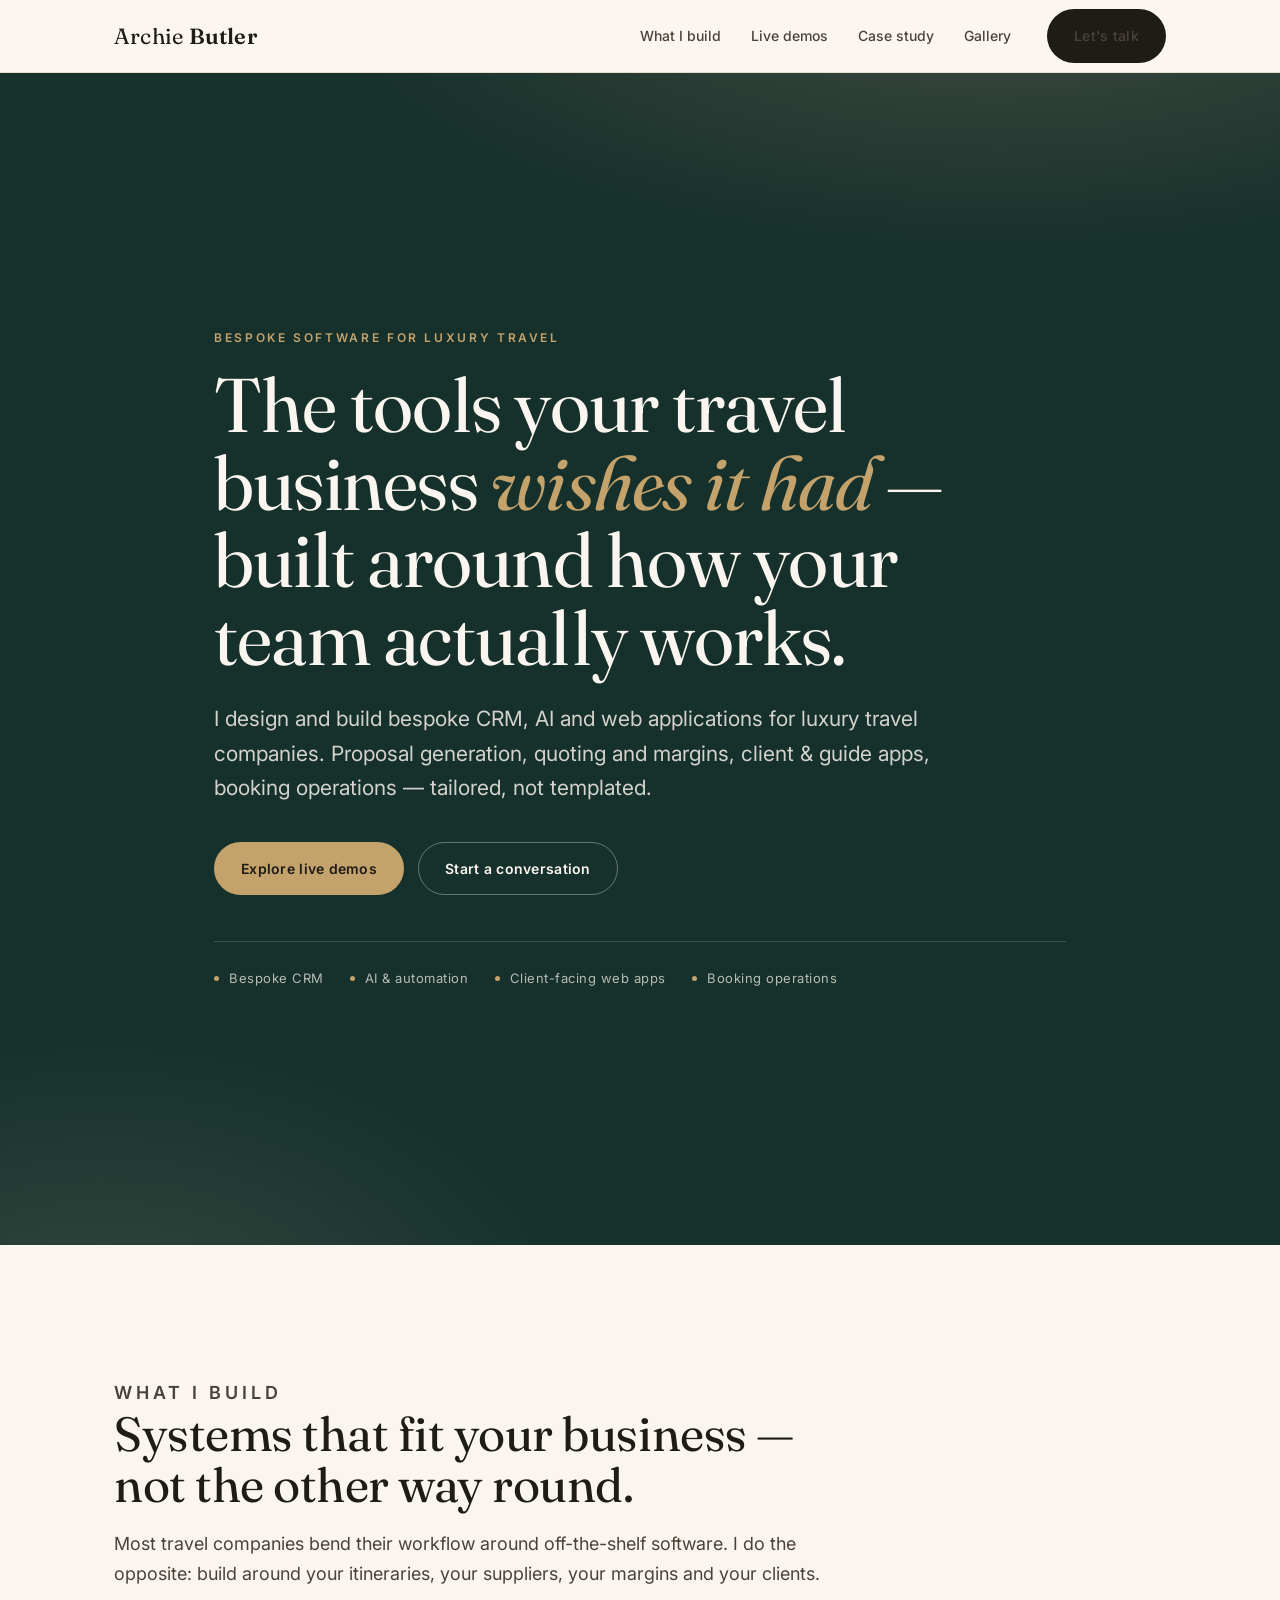
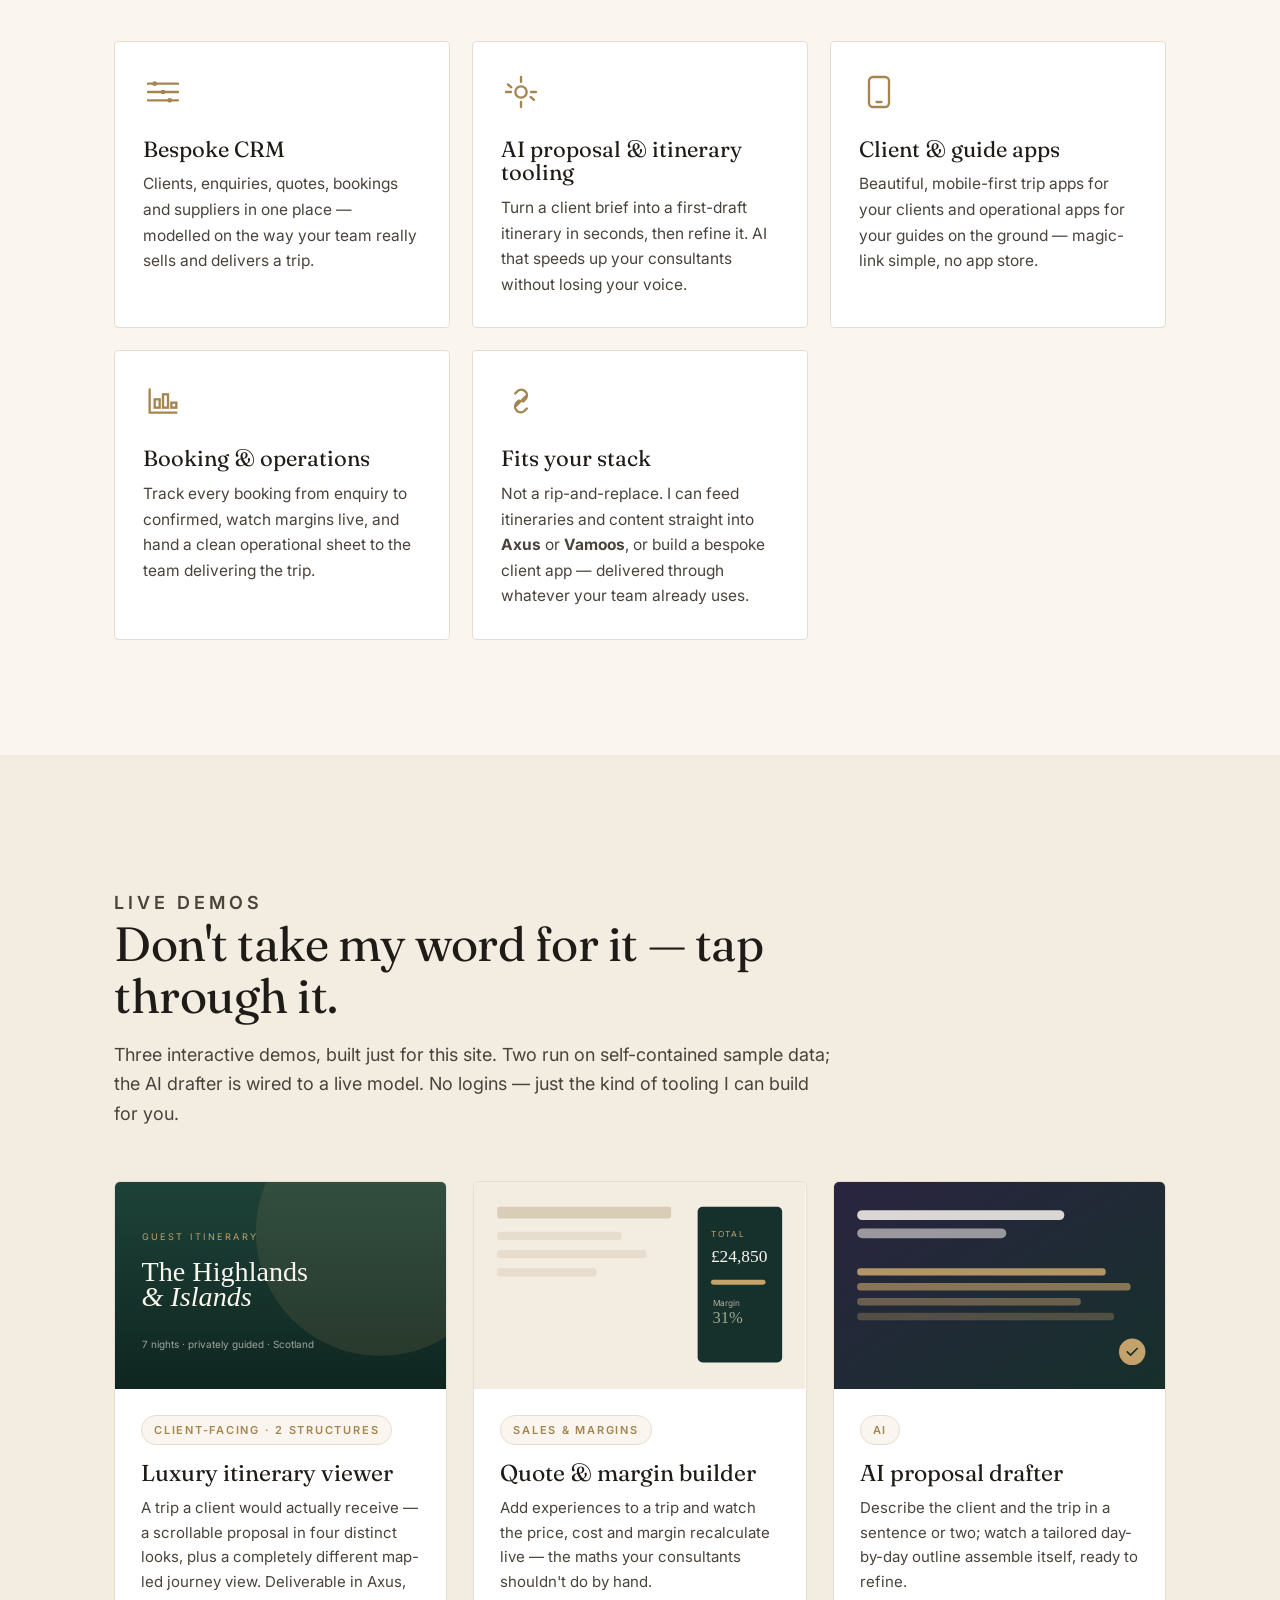
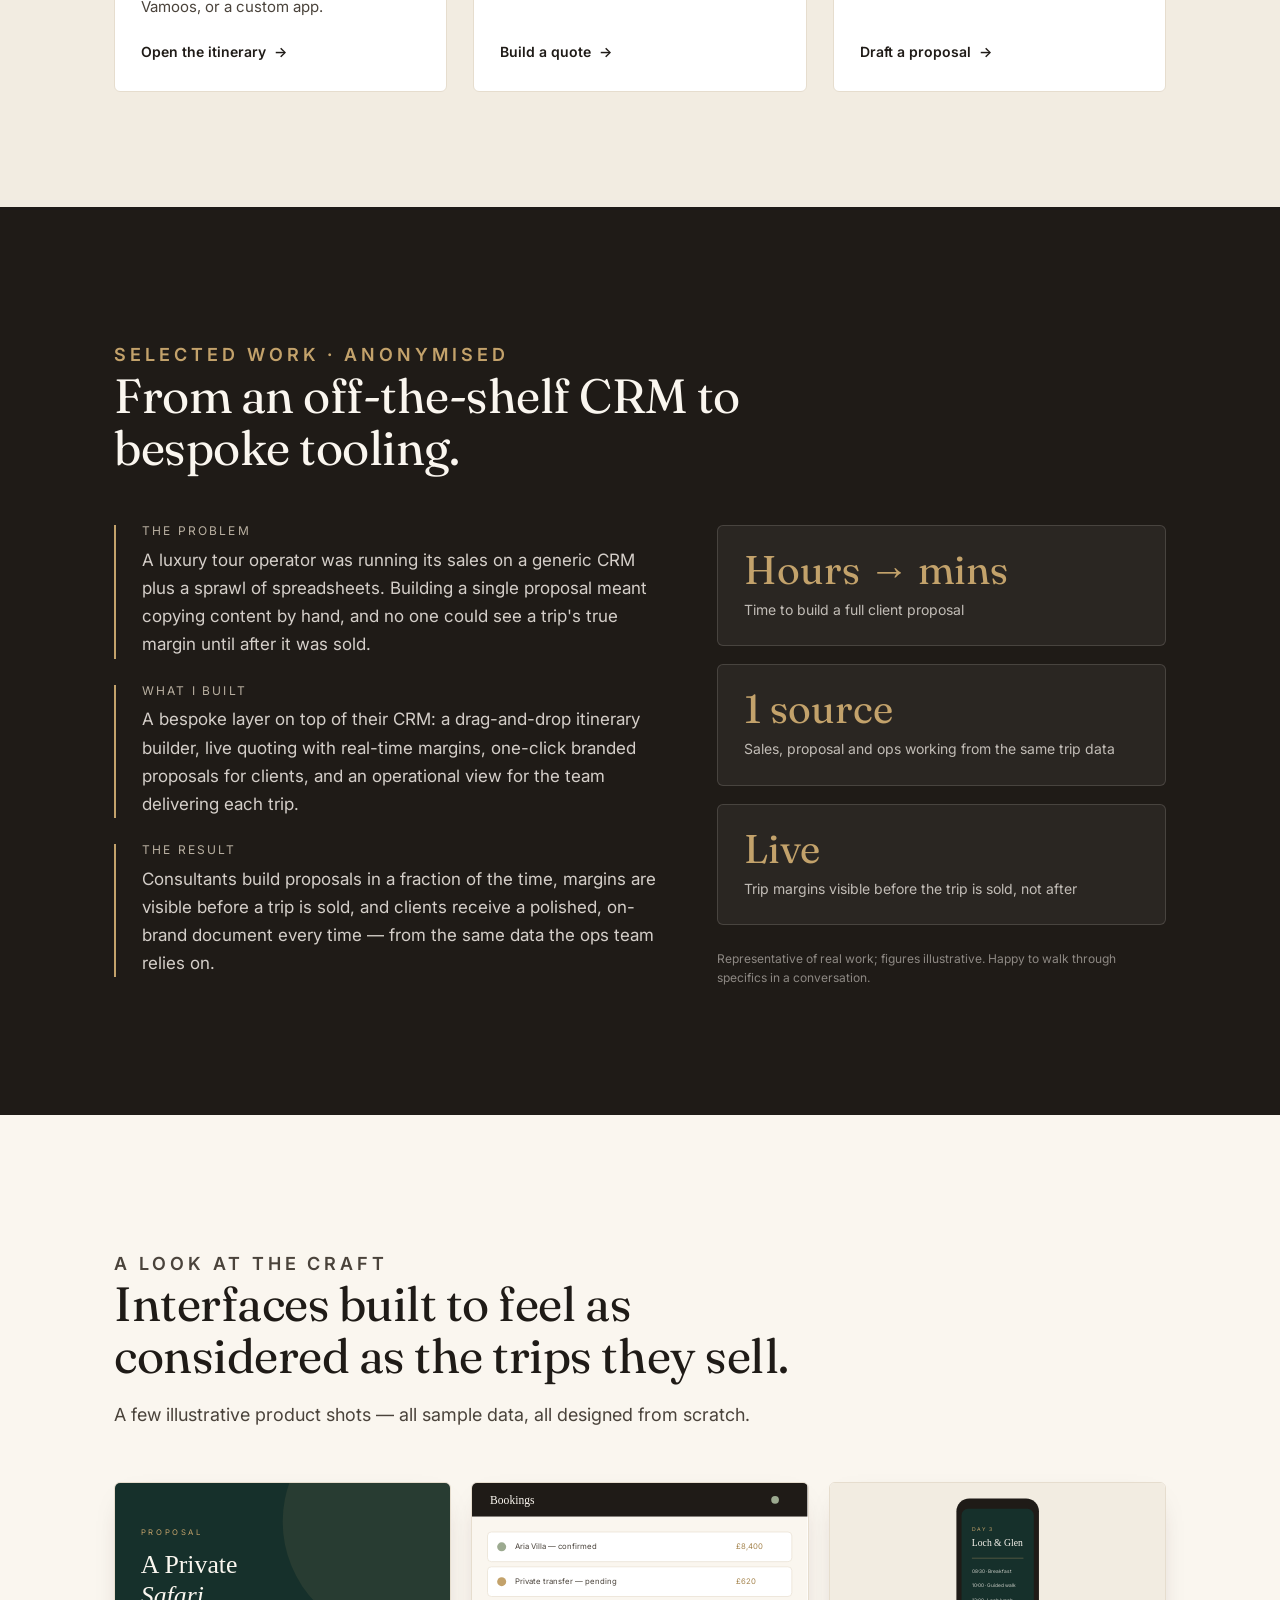
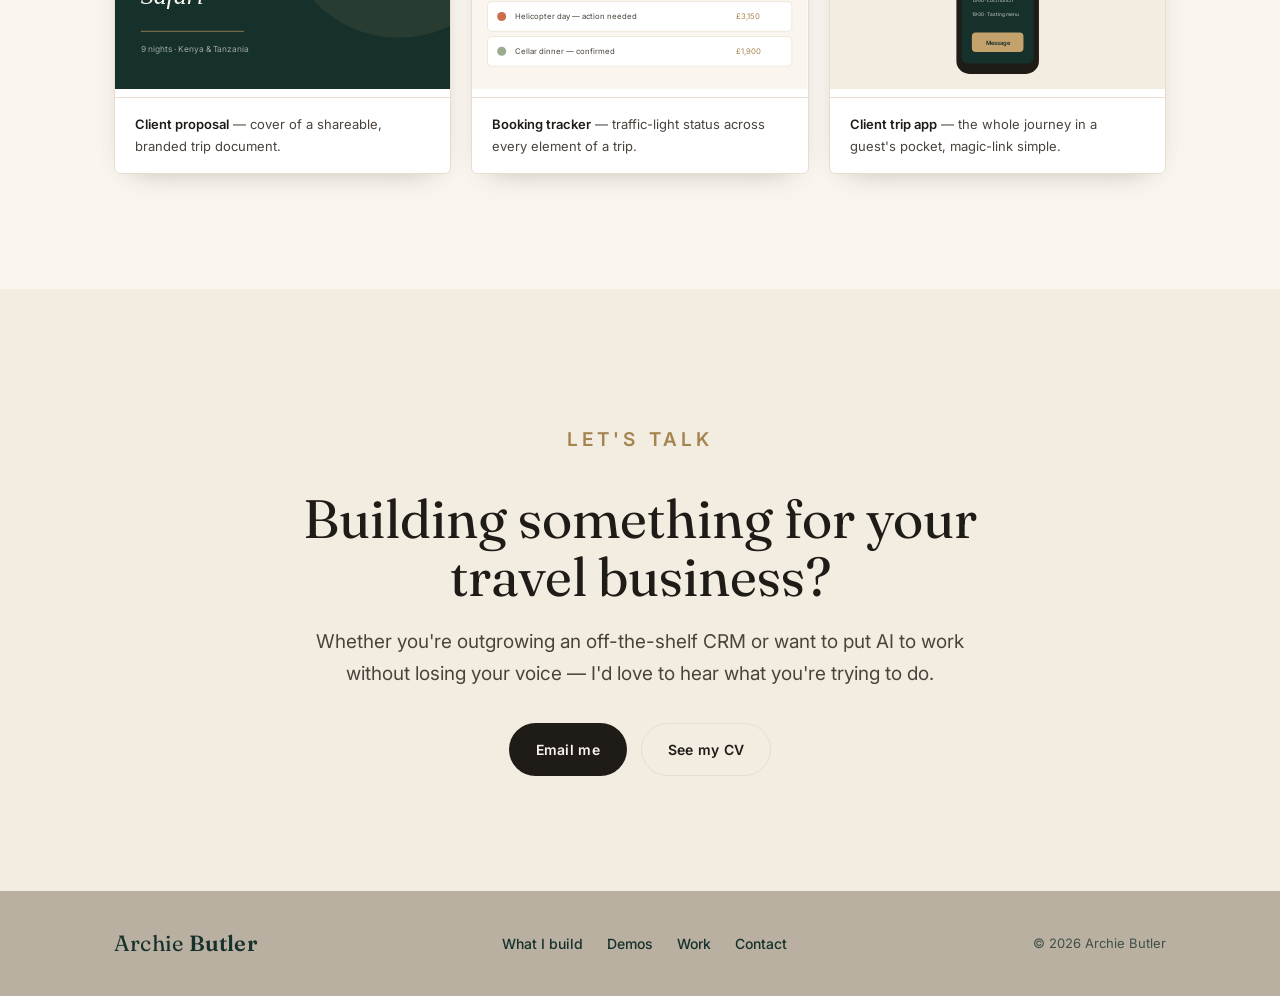
<file: index.html>
<!doctype html>
<html lang="en-GB">
<head>
  <meta charset="utf-8" />
  <meta name="viewport" content="width=device-width, initial-scale=1" />
  <link rel="icon" href="/assets/favicon.svg" type="image/svg+xml" />
  <title>Archie Butler — Bespoke CRM &amp; AI tools for luxury travel</title>
  <meta name="description" content="I design and build bespoke CRM, AI and web tools for luxury travel companies — from proposal generation to booking operations. See live, interactive demos." />
  <meta name="theme-color" content="#16302b" />

  <!-- Open Graph -->
  <meta property="og:title" content="Archie Butler — Software for luxury travel" />
  <meta property="og:description" content="Bespoke CRM, AI proposal tooling and client apps, built around how travel teams actually work. Explore live demos." />
  <meta property="og:type" content="website" />
  <meta property="og:url" content="https://archiebutler.co.uk" />
  <meta property="og:image" content="https://archiebutler.co.uk/assets/img/og.jpg" />
  <meta property="og:image:width" content="1200" />
  <meta property="og:image:height" content="630" />
  <meta name="twitter:card" content="summary_large_image" />
  <meta name="twitter:title" content="Archie Butler — Software for luxury travel" />
  <meta name="twitter:description" content="Bespoke CRM, AI proposal tooling and client apps for luxury travel companies. Explore live demos." />
  <meta name="twitter:image" content="https://archiebutler.co.uk/assets/img/og.jpg" />

  <!-- Fonts -->
  <link rel="preconnect" href="https://fonts.googleapis.com" />
  <link rel="preconnect" href="https://fonts.gstatic.com" crossorigin />
  <link href="https://fonts.googleapis.com/css2?family=Fraunces:ital,opsz,wght@0,9..144,400;0,9..144,500;1,9..144,400&family=Inter:wght@400;500;600&display=swap" rel="stylesheet" />

  <link rel="stylesheet" href="/assets/css/site.css" />
</head>
<body>

  <!-- ===================== TOP BAR ===================== -->
  <header class="topbar">
    <div class="wrap">
      <a class="brand" href="/">Archie <b>Butler</b></a>
      <nav class="nav">
        <a href="#build">What I build</a>
        <a href="#demos">Live demos</a>
        <a href="#work">Case study</a>
        <a href="#gallery">Gallery</a>
        <a class="btn btn-primary" href="#contact">Let's talk</a>
      </nav>
    </div>
  </header>

  <!-- ===================== HERO ===================== -->
  <section class="hero" id="top">
    <div class="wrap">
      <p class="eyebrow on-dark">Bespoke software for luxury travel</p>
      <h1>The tools your travel business <em>wishes it had</em> — built around how your team actually works.</h1>
      <p class="lede">I design and build bespoke CRM, AI and web applications for luxury travel companies. Proposal generation, quoting and margins, client &amp; guide apps, booking operations — tailored, not templated.</p>
      <div class="cta-row">
        <a class="btn btn-gold" href="#demos">Explore live demos</a>
        <a class="btn btn-ghost on-dark" href="#contact">Start a conversation</a>
      </div>
      <div class="trust">
        <span>Bespoke CRM</span>
        <span>AI &amp; automation</span>
        <span>Client-facing web apps</span>
        <span>Booking operations</span>
      </div>
    </div>
  </section>

  <!-- ===================== WHAT I BUILD ===================== -->
  <section id="build">
    <div class="wrap">
      <div class="section-head reveal">
        <p class="eyebrow">What I build</p>
        <h2>Systems that fit your business — not the other way round.</h2>
        <p>Most travel companies bend their workflow around off-the-shelf software. I do the opposite: build around your itineraries, your suppliers, your margins and your clients.</p>
      </div>
      <div class="cap-grid">
        <div class="cap reveal">
          <svg class="ico" viewBox="0 0 24 24" fill="none" stroke="currentColor" stroke-width="1.4"><path d="M3 7h18M3 12h18M3 17h18" stroke-linecap="round"/><circle cx="7" cy="7" r="1.4" fill="currentColor" stroke="none"/><circle cx="12" cy="12" r="1.4" fill="currentColor" stroke="none"/><circle cx="16" cy="17" r="1.4" fill="currentColor" stroke="none"/></svg>
          <h3>Bespoke CRM</h3>
          <p>Clients, enquiries, quotes, bookings and suppliers in one place — modelled on the way your team really sells and delivers a trip.</p>
        </div>
        <div class="cap reveal">
          <svg class="ico" viewBox="0 0 24 24" fill="none" stroke="currentColor" stroke-width="1.4"><path d="M12 3v3M12 18v3M4.2 7.5l2 1.7M17.8 15l2 1.7M3 12h3M18 12h3" stroke-linecap="round"/><circle cx="12" cy="12" r="3.4"/></svg>
          <h3>AI proposal &amp; itinerary tooling</h3>
          <p>Turn a client brief into a first-draft itinerary in seconds, then refine it. AI that speeds up your consultants without losing your voice.</p>
        </div>
        <div class="cap reveal">
          <svg class="ico" viewBox="0 0 24 24" fill="none" stroke="currentColor" stroke-width="1.4"><rect x="6" y="3" width="12" height="18" rx="2.4"/><path d="M10.5 18h3" stroke-linecap="round"/></svg>
          <h3>Client &amp; guide apps</h3>
          <p>Beautiful, mobile-first trip apps for your clients and operational apps for your guides on the ground — magic-link simple, no app store.</p>
        </div>
        <div class="cap reveal">
          <svg class="ico" viewBox="0 0 24 24" fill="none" stroke="currentColor" stroke-width="1.4"><path d="M4 19V5M4 19h16" stroke-linecap="round"/><rect x="7" y="11" width="3" height="5"/><rect x="12" y="8" width="3" height="8"/><rect x="17" y="13" width="3" height="3"/></svg>
          <h3>Booking &amp; operations</h3>
          <p>Track every booking from enquiry to confirmed, watch margins live, and hand a clean operational sheet to the team delivering the trip.</p>
        </div>
        <div class="cap reveal">
          <svg class="ico" viewBox="0 0 24 24" fill="none" stroke="currentColor" stroke-width="1.4"><path d="M9 15l6-6M8.5 7.5l1.4-1.4a3.4 3.4 0 0 1 4.8 4.8l-1.4 1.4M15.5 16.5l-1.4 1.4a3.4 3.4 0 0 1-4.8-4.8l1.4-1.4" stroke-linecap="round"/></svg>
          <h3>Fits your stack</h3>
          <p>Not a rip-and-replace. I can feed itineraries and content straight into <strong>Axus</strong> or <strong>Vamoos</strong>, or build a bespoke client app — delivered through whatever your team already uses.</p>
        </div>
      </div>
    </div>
  </section>

  <!-- ===================== LIVE DEMOS ===================== -->
  <section id="demos" class="section-alt">
    <div class="wrap">
      <div class="section-head reveal">
        <p class="eyebrow">Live demos</p>
        <h2>Don't take my word for it — tap through it.</h2>
        <p>Three interactive demos, built just for this site. Two run on self-contained sample data; the AI drafter is wired to a live model. No logins — just the kind of tooling I can build for you.</p>
      </div>

      <div class="demo-grid">
        <!-- Demo 1 -->
        <a class="demo-card reveal" href="/demos/itinerary/">
          <div class="demo-thumb">
            <svg viewBox="0 0 400 250" preserveAspectRatio="xMidYMid slice" xmlns="http://www.w3.org/2000/svg">
              <defs><linearGradient id="g1" x1="0" y1="0" x2="0" y2="1"><stop offset="0" stop-color="#1d4238"/><stop offset="1" stop-color="#0f2620"/></linearGradient></defs>
              <rect width="400" height="250" fill="url(#g1)"/>
              <circle cx="320" cy="60" r="150" fill="#c3a26b" opacity=".12"/>
              <text x="32" y="70" fill="#c3a26b" font-family="Inter,sans-serif" font-size="11" letter-spacing="3">GUEST ITINERARY</text>
              <text x="32" y="120" fill="#faf6ef" font-family="Georgia,serif" font-size="34">The Highlands</text>
              <text x="32" y="150" fill="#faf6ef" font-family="Georgia,serif" font-size="34" font-style="italic">&amp; Islands</text>
              <text x="32" y="200" fill="#faf6ef" opacity=".6" font-family="Inter,sans-serif" font-size="12">7 nights · privately guided · Scotland</text>
            </svg>
          </div>
          <div class="demo-body">
            <span class="demo-tag">Client-facing · 2 structures</span>
            <h3>Luxury itinerary viewer</h3>
            <p>A trip a client would actually receive — a scrollable proposal in four distinct looks, plus a completely different map-led journey view. Deliverable in Axus, Vamoos, or a custom app.</p>
            <span class="demo-link">Open the itinerary <span class="arw">→</span></span>
          </div>
        </a>

        <!-- Demo 2 -->
        <a class="demo-card reveal" href="/demos/builder/">
          <div class="demo-thumb">
            <svg viewBox="0 0 400 250" preserveAspectRatio="xMidYMid slice" xmlns="http://www.w3.org/2000/svg">
              <rect width="400" height="250" fill="#f2ece1"/>
              <rect x="28" y="30" width="210" height="14" rx="3" fill="#d9cdb8"/>
              <rect x="28" y="60" width="150" height="10" rx="3" fill="#e6ddce"/>
              <rect x="28" y="82" width="180" height="10" rx="3" fill="#e6ddce"/>
              <rect x="28" y="104" width="120" height="10" rx="3" fill="#e6ddce"/>
              <rect x="270" y="30" width="102" height="188" rx="6" fill="#16302b"/>
              <text x="286" y="66" fill="#c3a26b" font-family="Inter,sans-serif" font-size="10" letter-spacing="2">TOTAL</text>
              <text x="286" y="97" fill="#faf6ef" font-family="Georgia,serif" font-size="21">£24,850</text>
              <rect x="286" y="118" width="66" height="6" rx="3" fill="#c3a26b"/>
              <text x="288" y="150" fill="#b9b0a1" font-family="Inter,sans-serif" font-size="10">Margin</text>
              <text x="288" y="170" fill="#9CAA90" font-family="Georgia,serif" font-size="20">31%</text>
            </svg>
          </div>
          <div class="demo-body">
            <span class="demo-tag">Sales &amp; margins</span>
            <h3>Quote &amp; margin builder</h3>
            <p>Add experiences to a trip and watch the price, cost and margin recalculate live — the maths your consultants shouldn't do by hand.</p>
            <span class="demo-link">Build a quote <span class="arw">→</span></span>
          </div>
        </a>

        <!-- Demo 3 -->
        <a class="demo-card reveal" href="/demos/ai-brief/">
          <div class="demo-thumb">
            <svg viewBox="0 0 400 250" preserveAspectRatio="xMidYMid slice" xmlns="http://www.w3.org/2000/svg">
              <defs><linearGradient id="g3" x1="0" y1="0" x2="1" y2="1"><stop offset="0" stop-color="#2a2440"/><stop offset="1" stop-color="#16302b"/></linearGradient></defs>
              <rect width="400" height="250" fill="url(#g3)"/>
              <rect x="28" y="34" width="250" height="12" rx="6" fill="#faf6ef" opacity=".85"/>
              <rect x="28" y="56" width="180" height="12" rx="6" fill="#faf6ef" opacity=".55"/>
              <g opacity=".9">
                <rect x="28" y="104" width="300" height="9" rx="4" fill="#c3a26b"/>
                <rect x="28" y="122" width="330" height="9" rx="4" fill="#c3a26b" opacity=".7"/>
                <rect x="28" y="140" width="270" height="9" rx="4" fill="#c3a26b" opacity=".5"/>
                <rect x="28" y="158" width="310" height="9" rx="4" fill="#c3a26b" opacity=".35"/>
              </g>
              <circle cx="360" cy="205" r="16" fill="#c3a26b"/>
              <path d="M354 205l4 4 8-8" stroke="#16302b" stroke-width="2" fill="none" stroke-linecap="round" stroke-linejoin="round"/>
            </svg>
          </div>
          <div class="demo-body">
            <span class="demo-tag">AI</span>
            <h3>AI proposal drafter</h3>
            <p>Describe the client and the trip in a sentence or two; watch a tailored day-by-day outline assemble itself, ready to refine.</p>
            <span class="demo-link">Draft a proposal <span class="arw">→</span></span>
          </div>
        </a>
      </div>
    </div>
  </section>

  <!-- ===================== CASE STUDY ===================== -->
  <section id="work" class="section-dark">
    <div class="wrap">
      <div class="section-head reveal">
        <p class="eyebrow on-dark">Selected work · anonymised</p>
        <h2>From an off-the-shelf CRM to bespoke tooling.</h2>
      </div>
      <div class="case">
        <div class="steps reveal">
          <div class="step">
            <h4>The problem</h4>
            <p>A luxury tour operator was running its sales on a generic CRM plus a sprawl of spreadsheets. Building a single proposal meant copying content by hand, and no one could see a trip's true margin until after it was sold.</p>
          </div>
          <div class="step">
            <h4>What I built</h4>
            <p>A bespoke layer on top of their CRM: a drag-and-drop itinerary builder, live quoting with real-time margins, one-click branded proposals for clients, and an operational view for the team delivering each trip.</p>
          </div>
          <div class="step">
            <h4>The result</h4>
            <p>Consultants build proposals in a fraction of the time, margins are visible before a trip is sold, and clients receive a polished, on-brand document every time — from the same data the ops team relies on.</p>
          </div>
        </div>
        <div class="metrics reveal">
          <div class="metric">
            <div class="n">Hours&nbsp;→&nbsp;mins</div>
            <div class="l">Time to build a full client proposal</div>
          </div>
          <div class="metric">
            <div class="n">1 source</div>
            <div class="l">Sales, proposal and ops working from the same trip data</div>
          </div>
          <div class="metric">
            <div class="n">Live</div>
            <div class="l">Trip margins visible before the trip is sold, not after</div>
          </div>
          <p class="note-illustrative">Representative of real work; figures illustrative. Happy to walk through specifics in a conversation.</p>
        </div>
      </div>
    </div>
  </section>

  <!-- ===================== GALLERY ===================== -->
  <section id="gallery">
    <div class="wrap">
      <div class="section-head reveal">
        <p class="eyebrow">A look at the craft</p>
        <h2>Interfaces built to feel as considered as the trips they sell.</h2>
        <p>A few illustrative product shots — all sample data, all designed from scratch.</p>
      </div>
      <div class="gallery">
        <figure class="shot reveal" style="margin:0">
          <svg viewBox="0 0 520 320" xmlns="http://www.w3.org/2000/svg" role="img" aria-label="Proposal document mockup">
            <rect width="520" height="320" fill="#16302b"/>
            <circle cx="440" cy="60" r="180" fill="#c3a26b" opacity=".1"/>
            <text x="40" y="80" fill="#c3a26b" font-family="Inter,sans-serif" font-size="12" letter-spacing="4">PROPOSAL</text>
            <text x="40" y="140" fill="#faf6ef" font-family="Georgia,serif" font-size="40">A Private</text>
            <text x="40" y="188" fill="#faf6ef" font-family="Georgia,serif" font-size="40" font-style="italic">Safari</text>
            <line x1="40" y1="230" x2="200" y2="230" stroke="#c3a26b" stroke-width="1"/>
            <text x="40" y="262" fill="#faf6ef" opacity=".6" font-family="Inter,sans-serif" font-size="13">9 nights · Kenya &amp; Tanzania</text>
          </svg>
          <figcaption class="cap-txt"><b>Client proposal</b> — cover of a shareable, branded trip document.</figcaption>
        </figure>

        <figure class="shot reveal" style="margin:0">
          <svg viewBox="0 0 520 320" xmlns="http://www.w3.org/2000/svg" role="img" aria-label="Booking dashboard mockup">
            <rect width="520" height="320" fill="#faf6ef"/>
            <rect width="520" height="52" fill="#1f1b17"/>
            <text x="28" y="33" fill="#faf6ef" font-family="Georgia,serif" font-size="18">Bookings</text>
            <circle cx="470" cy="26" r="6" fill="#9CAA90"/>
            <!-- rows -->
            <g font-family="Inter,sans-serif" font-size="12" fill="#4a433b">
              <rect x="24" y="76" width="472" height="46" rx="6" fill="#fff" stroke="#e6ddce"/>
              <circle cx="46" cy="99" r="7" fill="#9CAA90"/><text x="66" y="103">Aria Villa — confirmed</text><text x="410" y="103" fill="#a5854f">£8,400</text>
              <rect x="24" y="130" width="472" height="46" rx="6" fill="#fff" stroke="#e6ddce"/>
              <circle cx="46" cy="153" r="7" fill="#c3a26b"/><text x="66" y="157">Private transfer — pending</text><text x="410" y="157" fill="#a5854f">£620</text>
              <rect x="24" y="184" width="472" height="46" rx="6" fill="#fff" stroke="#e6ddce"/>
              <circle cx="46" cy="207" r="7" fill="#c96f4c"/><text x="66" y="211">Helicopter day — action needed</text><text x="410" y="211" fill="#a5854f">£3,150</text>
              <rect x="24" y="238" width="472" height="46" rx="6" fill="#fff" stroke="#e6ddce"/>
              <circle cx="46" cy="261" r="7" fill="#9CAA90"/><text x="66" y="265">Cellar dinner — confirmed</text><text x="410" y="265" fill="#a5854f">£1,900</text>
            </g>
          </svg>
          <figcaption class="cap-txt"><b>Booking tracker</b> — traffic-light status across every element of a trip.</figcaption>
        </figure>

        <figure class="shot reveal" style="margin:0">
          <svg viewBox="0 0 520 320" xmlns="http://www.w3.org/2000/svg" role="img" aria-label="Mobile trip app mockup">
            <rect width="520" height="320" fill="#f2ece1"/>
            <rect x="196" y="24" width="128" height="272" rx="20" fill="#1f1b17"/>
            <rect x="204" y="40" width="112" height="240" rx="10" fill="#16302b"/>
            <text x="220" y="74" fill="#c3a26b" font-family="Inter,sans-serif" font-size="8" letter-spacing="2">DAY 3</text>
            <text x="220" y="98" fill="#faf6ef" font-family="Georgia,serif" font-size="15">Loch &amp; Glen</text>
            <rect x="220" y="116" width="80" height="1" fill="#c3a26b" opacity=".5"/>
            <g font-family="Inter,sans-serif" font-size="7.5" fill="#faf6ef" opacity=".8">
              <text x="220" y="140">08:30 · Breakfast</text>
              <text x="220" y="162">10:00 · Guided walk</text>
              <text x="220" y="184">13:00 · Loch lunch</text>
              <text x="220" y="206">19:30 · Tasting menu</text>
            </g>
            <rect x="220" y="232" width="80" height="30" rx="6" fill="#c3a26b"/>
            <text x="260" y="251" text-anchor="middle" fill="#16302b" font-family="Inter,sans-serif" font-size="9" font-weight="600">Message</text>
          </svg>
          <figcaption class="cap-txt"><b>Client trip app</b> — the whole journey in a guest's pocket, magic-link simple.</figcaption>
        </figure>
      </div>
    </div>
  </section>

  <!-- ===================== CONTACT ===================== -->
  <section id="contact" class="section-alt">
    <div class="wrap">
      <div class="contact-cta reveal">
        <p class="eyebrow">Let's talk</p>
        <h2>Building something for your travel business?</h2>
        <p>Whether you're outgrowing an off-the-shelf CRM or want to put AI to work without losing your voice — I'd love to hear what you're trying to do.</p>
        <div class="cta-row">
          <a class="btn btn-primary" href="mailto:hello@archiebutler.co.uk">Email me</a>
          <a class="btn btn-ghost" href="https://cv.archiebutler.co.uk">See my CV</a>
        </div>
      </div>
    </div>
  </section>

  <!-- ===================== FOOTER ===================== -->
  <footer class="foot">
    <div class="wrap">
      <span class="brand">Archie <b>Butler</b></span>
      <nav class="foot-links">
        <a href="#build">What I build</a>
        <a href="#demos">Demos</a>
        <a href="#work">Work</a>
        <a href="mailto:hello@archiebutler.co.uk">Contact</a>
      </nav>
      <span style="font-size:13px;opacity:.75">© 2026 Archie Butler</span>
    </div>
  </footer>

  <script>
    // reveal-on-scroll
    const io = new IntersectionObserver((entries) => {
      entries.forEach(e => { if (e.isIntersecting) { e.target.classList.add('in'); io.unobserve(e.target); } });
    }, { threshold: 0.12 });
    document.querySelectorAll('.reveal').forEach(el => io.observe(el));
  </script>
</body>
</html>
</file>
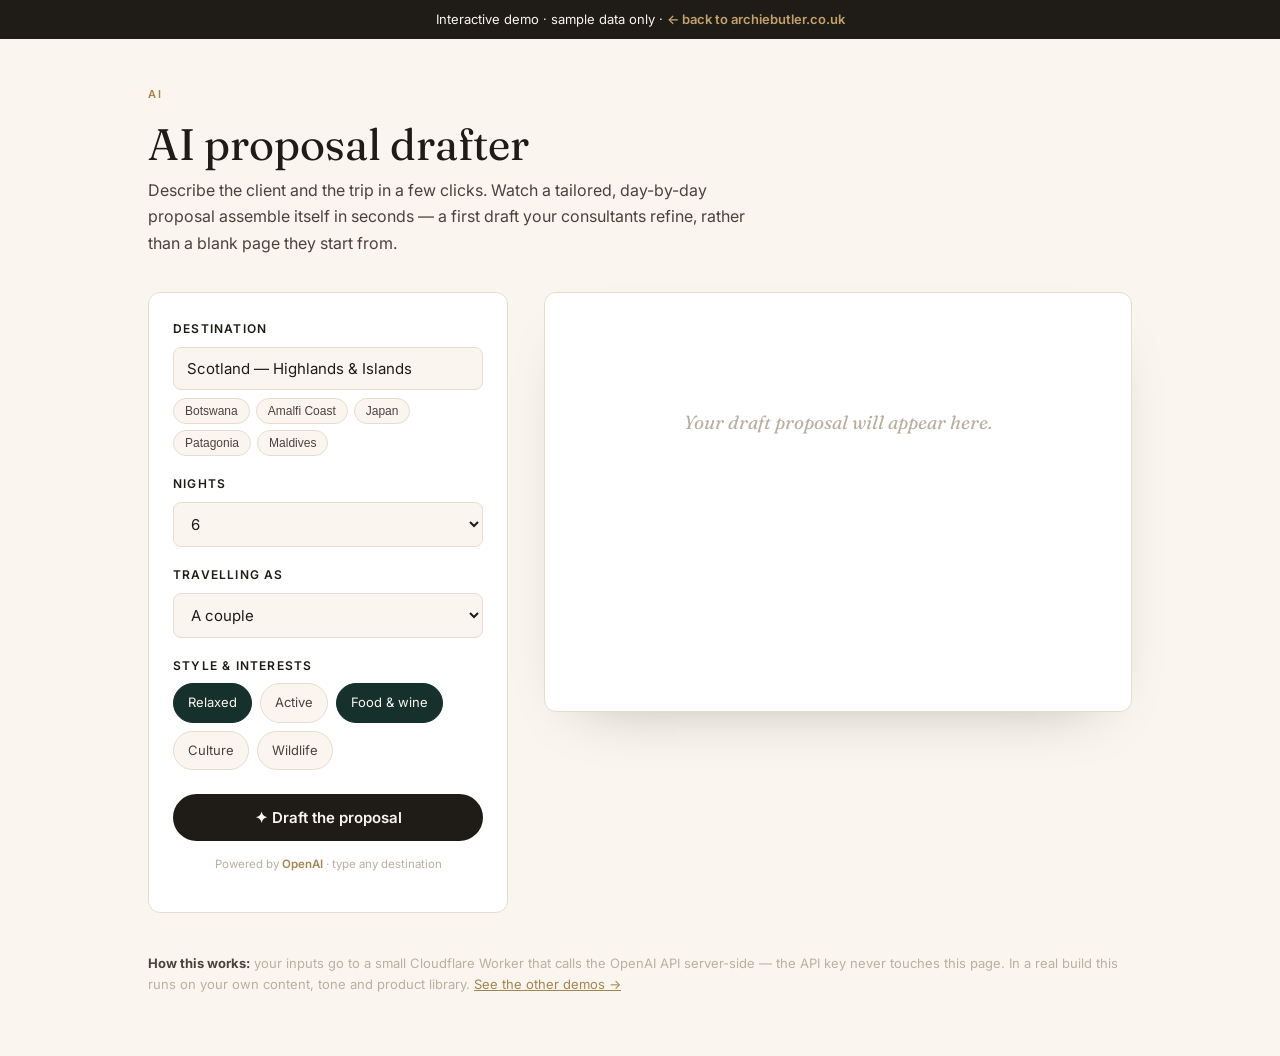
<file: demos/ai-brief/index.html>
<!doctype html>
<html lang="en-GB">
<head>
  <meta charset="utf-8" />
  <meta name="viewport" content="width=device-width, initial-scale=1" />
  <link rel="icon" href="/assets/favicon.svg" type="image/svg+xml" />
  <title>AI Proposal Drafter — Demo · Archie Butler</title>
  <meta name="description" content="Describe a client and a trip; watch a tailored day-by-day proposal assemble itself. An interactive demo on archiebutler.co.uk." />
  <link rel="preconnect" href="https://fonts.googleapis.com" />
  <link rel="preconnect" href="https://fonts.gstatic.com" crossorigin />
  <link href="https://fonts.googleapis.com/css2?family=Fraunces:ital,opsz,wght@0,9..144,400;0,9..144,500;1,9..144,400&family=Inter:wght@400;500;600&display=swap" rel="stylesheet" />
  <style>
    :root{
      --ink:#1f1b17;--ink-2:#4a433b;--gold:#c3a26b;--gold-d:#a5854f;--stone:#b9b0a1;
      --pine:#16302b;--cream:#faf6ef;--cream-2:#f2ece1;--line:#e6ddce;
      --serif:"Fraunces","Cormorant Garamond",Georgia,serif;--sans:"Inter",-apple-system,sans-serif;
    }
    *,*::before,*::after{box-sizing:border-box;}
    body{margin:0;font-family:var(--sans);color:var(--ink-2);background:var(--cream);font-size:16px;line-height:1.65;-webkit-font-smoothing:antialiased;}
    h1,h2,h3,h4{font-family:var(--serif);font-weight:400;color:var(--ink);margin:0;line-height:1.12;}
    .label{font-size:11px;font-weight:600;letter-spacing:.22em;text-transform:uppercase;color:var(--gold-d);}
    .ribbon{background:var(--ink);color:var(--cream);font-size:13px;text-align:center;padding:9px 16px;}
    .ribbon a{color:var(--gold);font-weight:600;text-decoration:none;}
    .ribbon a:hover{text-decoration:underline;}
    .ribbon b{color:#e7c877;}
    header.top{max-width:1080px;margin:0 auto;padding:40px clamp(20px,5vw,48px) 8px;}
    header.top h1{font-size:clamp(30px,5vw,44px);margin:14px 0 8px;}
    header.top p{max-width:62ch;margin:0;}

    .layout{max-width:1080px;margin:0 auto;padding:28px clamp(20px,5vw,48px) 40px;display:grid;grid-template-columns:360px 1fr;gap:36px;align-items:start;}
    @media(max-width:900px){.layout{grid-template-columns:1fr;} .form{position:static;}}

    .form{background:#fff;border:1px solid var(--line);border-radius:12px;padding:26px 24px;position:sticky;top:20px;}
    .field{margin-bottom:18px;}
    .field label{display:block;font-size:12px;font-weight:600;letter-spacing:.1em;text-transform:uppercase;color:var(--ink);margin-bottom:8px;}
    .field select,.field input{width:100%;font-family:var(--sans);font-size:15px;padding:11px 13px;border:1px solid var(--line);border-radius:8px;background:var(--cream);color:var(--ink);}
    .field input:focus,.field select:focus{outline:none;border-color:var(--gold);}
    .suggest{display:flex;flex-wrap:wrap;gap:6px;margin-top:8px;}
    .suggest button{font-size:12px;padding:5px 11px;border:1px solid var(--line);border-radius:30px;background:var(--cream);color:var(--ink-2);cursor:pointer;}
    .suggest button:hover{border-color:var(--gold);color:var(--gold-d);}
    .chips{display:flex;flex-wrap:wrap;gap:8px;}
    .chip{font-size:13px;padding:8px 14px;border:1px solid var(--line);border-radius:30px;background:var(--cream);cursor:pointer;user-select:none;transition:all .15s;}
    .chip.on{background:var(--pine);color:var(--cream);border-color:var(--pine);}
    .go{width:100%;margin-top:6px;border:0;background:var(--ink);color:var(--cream);font-family:var(--sans);font-weight:600;font-size:15px;padding:14px;border-radius:30px;cursor:pointer;transition:background .15s;}
    .go:hover{background:#3a332b;}
    .go:disabled{opacity:.5;cursor:default;}
    .mode{margin-top:14px;font-size:11.5px;color:var(--stone);text-align:center;}
    .mode b{color:var(--gold-d);font-weight:600;}

    .out{min-height:420px;background:#fff;border:1px solid var(--line);border-radius:12px;padding:34px clamp(22px,3vw,40px);box-shadow:0 24px 60px -40px rgba(31,27,23,.4);}
    .out .placeholder{color:var(--stone);font-family:var(--serif);font-style:italic;font-size:19px;text-align:center;padding:80px 20px;}
    .out .eyebrow{color:var(--gold-d);}
    .out h2{font-size:clamp(26px,3.4vw,36px);margin:10px 0 4px;}
    .out .sub{font-family:var(--serif);font-style:italic;font-size:18px;color:#6b5f52;margin-bottom:22px;}
    .out .intro{font-size:16px;margin-bottom:22px;padding-bottom:22px;border-bottom:1px solid var(--line);}
    .dayblock{display:grid;grid-template-columns:76px 1fr;gap:18px;padding:16px 0;border-bottom:1px solid var(--line);}
    .dayblock:last-of-type{border-bottom:0;}
    .dayblock .dn{font-family:var(--serif);font-size:15px;color:var(--gold-d);letter-spacing:.06em;padding-top:2px;text-transform:uppercase;}
    .dayblock h4{font-size:19px;margin-bottom:5px;}
    .dayblock p{margin:0;font-size:15px;}
    .cursor::after{content:"▍";color:var(--gold);animation:blink 1s steps(2) infinite;}
    @keyframes blink{50%{opacity:0;}}
    .err{color:#b4532f;font-size:14px;margin-top:14px;}
    .disc{max-width:1080px;margin:0 auto;padding:0 clamp(20px,5vw,48px) 60px;font-size:13px;color:var(--stone);}
    .disc a{color:var(--gold-d);}
    .disc b{color:var(--ink-2);}
    /* at-a-glance + actions + refine + loading */
    .out-head{display:flex;justify-content:space-between;align-items:flex-start;gap:12px;flex-wrap:wrap;}
    .out-actions{display:flex;gap:8px;flex-shrink:0;}
    .out-actions button{font-family:var(--sans);font-size:12.5px;font-weight:600;color:var(--ink);background:var(--cream);border:1px solid var(--line);border-radius:30px;padding:7px 13px;cursor:pointer;}
    .out-actions button:hover{border-color:var(--gold);color:var(--gold-d);}
    .glance{display:flex;flex-wrap:wrap;gap:8px;margin:2px 0 22px;}
    .glance span{font-size:12px;color:var(--gold-d);background:var(--cream);border:1px solid var(--line);border-radius:30px;padding:5px 12px;}
    .refine{margin-top:26px;padding-top:20px;border-top:1px dashed var(--line);}
    .refine .rl{font-size:12px;font-weight:600;letter-spacing:.1em;text-transform:uppercase;color:var(--stone);margin-bottom:10px;}
    .refine .rbtns{display:flex;flex-wrap:wrap;gap:8px;}
    .refine button{font-family:var(--sans);font-size:13px;color:var(--pine);background:#eef4f2;border:1px solid #dce9e6;border-radius:30px;padding:8px 14px;cursor:pointer;}
    .refine button:hover{background:var(--pine);color:#fff;border-color:var(--pine);}
    .refine button:disabled{opacity:.5;cursor:default;}
    .skeleton .sk{height:14px;border-radius:6px;background:linear-gradient(90deg,#efe9df 25%,#f7f3ec 37%,#efe9df 63%);background-size:400% 100%;animation:sh 1.3s ease infinite;margin:0 0 14px;}
    @keyframes sh{0%{background-position:100% 0}100%{background-position:0 0}}
    /* on mobile the form must NOT stick, or it covers the output as you scroll */
    @media(max-width:900px){ .form{position:static;top:auto;} }
    @media print{
      .ribbon,header.top,.form,.disc,.out-actions,.refine{display:none !important;}
      body{background:#fff;} .layout{display:block;padding:0;max-width:none;}
      .out{box-shadow:none;border:0;min-height:0;padding:0;}
    }
  </style>
</head>
<body>
  <div class="ribbon">Interactive demo · sample data only · <a href="/">← back to archiebutler.co.uk</a></div>

  <header class="top">
    <span class="label">AI</span>
    <h1>AI proposal drafter</h1>
    <p>Describe the client and the trip in a few clicks. Watch a tailored, day-by-day proposal assemble itself in seconds — a first draft your consultants refine, rather than a blank page they start from.</p>
  </header>

  <div class="layout">
    <form class="form" id="form" onsubmit="return false">
      <div class="field">
        <label for="dest">Destination</label>
        <input id="dest" type="text" placeholder="e.g. Botswana, the Amalfi Coast…" value="Scotland — Highlands &amp; Islands" autocomplete="off" />
        <div class="suggest" id="suggest">
          <button type="button" data-d="Botswana safari &amp; the Okavango Delta">Botswana</button>
          <button type="button" data-d="The Amalfi Coast, Italy">Amalfi Coast</button>
          <button type="button" data-d="Kyoto &amp; the Japanese Alps">Japan</button>
          <button type="button" data-d="Patagonia, Chile &amp; Argentina">Patagonia</button>
          <button type="button" data-d="The Maldives">Maldives</button>
        </div>
      </div>
      <div class="field">
        <label for="nights">Nights</label>
        <select id="nights"><option>4</option><option selected>6</option><option>8</option><option>10</option></select>
      </div>
      <div class="field">
        <label for="party">Travelling as</label>
        <select id="party">
          <option value="a couple">A couple</option>
          <option value="a family">A family</option>
          <option value="a group of friends">A group of friends</option>
          <option value="a solo traveller">A solo traveller</option>
        </select>
      </div>
      <div class="field">
        <label>Style &amp; interests</label>
        <div class="chips" id="chips">
          <span class="chip on" data-k="relaxed">Relaxed</span>
          <span class="chip" data-k="active">Active</span>
          <span class="chip on" data-k="food">Food &amp; wine</span>
          <span class="chip" data-k="culture">Culture</span>
          <span class="chip" data-k="wildlife">Wildlife</span>
        </div>
      </div>
      <button class="go" id="go">✦ Draft the proposal</button>
      <p class="mode" id="mode"></p>
    </form>

    <div class="out" id="out">
      <div class="placeholder">Your draft proposal will appear here.</div>
    </div>
  </div>

  <p class="disc" id="disc"></p>

  <script>
    // ── Real-AI switch ────────────────────────────────────────────────
    // Leave empty for the built-in scripted demo. Paste your Cloudflare
    // Worker URL (see /ai-worker/README.md) to draft with Claude for real.
    const AI_ENDPOINT = "https://archie-ai-drafter.noteworthy-c13.workers.dev";
    // ──────────────────────────────────────────────────────────────────

    const usingAI = AI_ENDPOINT.trim().length > 0;
    document.getElementById('mode').innerHTML = usingAI
      ? 'Powered by <b>OpenAI</b> · type any destination'
      : 'Scripted demo · <b>connect OpenAI</b> to draft any destination';
    document.getElementById('disc').innerHTML = usingAI
      ? '<b>How this works:</b> your inputs go to a small Cloudflare Worker that calls the OpenAI API server-side — the API key never touches this page. In a real build this runs on your own content, tone and product library. <a href="/#demos">See the other demos →</a>'
      : '<b>How this demo works:</b> to stay self-contained it assembles the draft from curated building blocks, so there is no live model behind this page yet. It ships with a ready-to-deploy Cloudflare Worker that connects it to OpenAI (a cheap model under strict guidelines) — the API key stays server-side, never in this page. <a href="/#demos">See the other demos →</a>';

    // suggestion chips fill the destination box
    document.getElementById('suggest').addEventListener('click', e => {
      const b = e.target.closest('button'); if(!b) return;
      const dest = document.getElementById('dest');
      dest.value = b.dataset.d.replace(/&amp;/g,'&');
    });
    // style chips toggle
    document.getElementById('chips').addEventListener('click', e => {
      if(e.target.classList.contains('chip')) e.target.classList.toggle('on');
    });

    // ── Built-in scripted content (fallback / offline) ────────────────
    const BANKS = {
      scotland:{ title:'A Private Journey Through Scotland', sub:'Highlands, lochs and the western isles', keys:['scotland','highland','skye','edinburgh'] },
      kenya:{ title:'A Tailored East African Safari', sub:'From the plains to the Indian Ocean', keys:['kenya','safari','tanzania','africa','botswana','okavango'] },
      italy:{ title:'The Southern Italian Coast', sub:'Amalfi, hidden villages and long lunches', keys:['italy','amalfi','tuscany','rome','sicily'] },
      japan:{ title:'Japan — City to Mountain', sub:'Neon, temples and the art of detail', keys:['japan','kyoto','tokyo','alps'] },
      generic:{ title:'A Bespoke Private Journey', sub:'Designed around you', keys:[] },
    };
    const BLOCKS = {
      scotland:{ arrival:['Arrival & the glen','Met privately and driven into the hills, settling into a country house between mountain and sea.'], relaxed:['A slow day by the loch','A leisurely morning, a long lunch at a hidden inn, and afternoon tea back at the house.'], active:['Into the hills','Out with a private mountain guide across dramatic ridgelines, at a pace set by you.'], food:['Whisky & the table','A private tasting of west-coast malts followed by a tasting menu built around the day-boat catch.'], culture:['Castles & clan history','A private, before-opening visit to a storied island castle with a local historian.'], wildlife:['On the water','A private boat charter in search of white-tailed eagles, seals and otters.'], leisure:['At leisure on Skye','Time to wander island gardens and villages, or simply take in the view.'], farewell:['A farewell to remember','A final dinner at one of the island’s celebrated restaurants before the journey home.'] },
      kenya:{ arrival:['Arrival & the first camp','Flown by light aircraft to your first camp as the plains open out below.'], relaxed:['Camp & canopy','A gentle morning in camp, a bush breakfast, and an afternoon watching the waterhole.'], active:['Walking safari','A guided walk with an armed ranger, reading tracks and the smaller wonders of the bush.'], food:['Bush dining','Sundowners on the plains and a private dinner under a sky thick with stars.'], culture:['A visit to the community','Time with a local community and the conservancy your safari supports.'], wildlife:['The great game drive','Dawn and dusk drives in search of the big cats, elephant and, in season, the migration.'], leisure:['To the coast','A flight to the ocean and a beach house of quiet luxury.'], farewell:['Ocean & farewell','A dhow at golden hour and a final seafood feast by the water.'] },
      italy:{ arrival:['Arrival on the coast','A private transfer along the cliff road to a villa above the sea.'], relaxed:['La dolce far niente','A slow day between the pool terrace and a hidden cove reached by private boat.'], active:['The path of the gods','A guided coastal walk high above the villages, ending with lunch in a lemon grove.'], food:['Cucina & cantina','A market visit and a private cookery lesson, then a cellar dinner with a local winemaker.'], culture:['Ancient afternoons','A private, expert-led visit to ruins and frescoes before the day-trippers arrive.'], wildlife:['Along the coast by sea','A private boat along the coast to sea caves and quiet anchorages.'], leisure:['A day at leisure','Time to explore the town, or simply linger over a long lunch.'], farewell:['A last Italian table','A farewell dinner of many small courses as the lights come up along the coast.'] },
      japan:{ arrival:['Arrival in the city','Met at the airport and driven in, with an evening walk through glowing backstreets.'], relaxed:['A gentler pace','A morning tea ceremony and an afternoon in a quiet garden away from the rush.'], active:['Cycling & backstreets','A guided cycle through neighbourhoods most visitors never find.'], food:['An evening of counters','A guided journey through tiny counter restaurants, ending at an intimate sushi bar.'], culture:['Temples & tradition','A private, early-morning visit to the old temples with a cultural guide.'], wildlife:['Mountains & macaques','A day trip to the hills to see wild macaques and mountain shrines.'], leisure:['At your pace','A free day to wander the old lanes, or take a private craft workshop.'], farewell:['A kaiseki farewell','A final multi-course kaiseki dinner, the seasons expressed on the plate.'] },
      generic:{ arrival:['Arrival & settling in','Met privately on arrival and taken to your first retreat to settle in at leisure.'], relaxed:['A day at your own pace','An unhurried day to enjoy where you are, with nothing to be anywhere for.'], active:['An active morning','A guided outing into the landscape, tailored to your energy and interests.'], food:['A table to remember','A private tasting and a dinner built around the very best of the region.'], culture:['Culture & context','A privately guided visit to the place’s most storied sights, before the crowds.'], wildlife:['Into nature','Time in the wild with an expert guide, seeking out what the region is known for.'], leisure:['At leisure','A free day to explore independently, or simply do nothing at all.'], farewell:['A fitting farewell','A final evening to raise a glass to the journey before heading home.'] },
    };

    function pickBank(dest){
      const d = dest.toLowerCase();
      for(const [k,v] of Object.entries(BANKS)){
        if(v.keys.some(key => d.includes(key))) return k;
      }
      return 'generic';
    }
    function localProposal(dest, nights, party, styles){
      const k = pickBank(dest);
      const bank = BLOCKS[k], meta = BANKS[k];
      const seq = ['arrival'];
      const mids = styles.length ? styles.slice() : ['relaxed'];
      let i = 0;
      while(seq.length < nights - 1){ seq.push(mids[i % mids.length]); i++; }
      if(nights >= 6 && !seq.includes('leisure')) seq[seq.length-1] = 'leisure';
      seq.push('farewell');
      const styleWords = styles.length
        ? styles.map(s=>({relaxed:'unhurried',active:'active',food:'food-led',culture:'culture-rich',wildlife:'wildlife-focused'})[s]).join(', ')
        : 'unhurried';
      return {
        title: k === 'generic' ? `${dest} — A Private Journey` : meta.title,
        subtitle: meta.sub,
        intro: `A ${nights}-night journey designed for ${party}, with an ${styleWords} rhythm. Here is a first outline to shape together.`,
        days: seq.slice(0, nights).map(key => ({ title: bank[key][0], body: bank[key][1] })),
      };
    }

    async function aiProposal(payload){
      const res = await fetch(AI_ENDPOINT, {
        method:'POST', headers:{'Content-Type':'application/json'}, body: JSON.stringify(payload),
      });
      if(!res.ok){ const e = await res.json().catch(()=>({})); throw new Error(e.error || ('Error '+res.status)); }
      return res.json();
    }

    // ── Rendering (shared by both paths) ──────────────────────────────
    async function typeInto(el, text, speed){
      el.classList.add('cursor');
      for(let i=0;i<text.length;i++){ el.textContent = text.slice(0,i+1); await new Promise(r=>setTimeout(r, speed)); }
      el.classList.remove('cursor');
    }
    const STYLE_LABELS = {relaxed:'Relaxed',active:'Active',food:'Food & wine',culture:'Culture',wildlife:'Wildlife'};
    const esc = s => String(s).replace(/[&<>]/g, c => ({'&':'&amp;','<':'&lt;','>':'&gt;'}[c]));

    function glanceHTML(inp){
      const chips = [inp.destination, inp.nights + ' nights', inp.party]
        .concat((inp.styles||[]).map(s => STYLE_LABELS[s] || s));
      return chips.map(c => `<span>${esc(c)}</span>`).join('');
    }
    function proposalText(p){
      let t = p.title + '\n' + p.subtitle + '\n\n';
      if(p.intro && p.intro.trim()) t += p.intro + '\n\n';
      p.days.forEach((d,i) => t += `Day ${i+1} — ${d.title}\n${d.body}\n\n`);
      return t.trim();
    }
    function copyText(t){
      if(navigator.clipboard && window.isSecureContext){ navigator.clipboard.writeText(t); return; }
      const ta = document.createElement('textarea'); ta.value = t;
      ta.style.position='fixed'; ta.style.opacity='0'; document.body.appendChild(ta);
      ta.select(); try{ document.execCommand('copy'); }catch(e){} document.body.removeChild(ta);
    }
    function skeleton(){
      document.getElementById('out').innerHTML =
        '<p class="label eyebrow">Drafting…</p><div class="skeleton" style="margin-top:14px">'
        + '<div class="sk" style="width:70%;height:26px"></div><div class="sk" style="width:45%"></div>'
        + '<div class="sk" style="width:100%;margin-top:24px"></div><div class="sk" style="width:92%"></div>'
        + '<div class="sk" style="width:96%"></div><div class="sk" style="width:60%"></div></div>';
    }

    async function render(p, inp){
      const out = document.getElementById('out');
      out.innerHTML =
        '<div class="out-head"><p class="label eyebrow">Draft proposal</p>'
        + '<div class="out-actions"><button id="copyBtn" type="button">Copy</button>'
        + '<button id="printBtn" type="button">Print / PDF</button></div></div>'
        + '<h2 id="t"></h2><p class="sub" id="s"></p>'
        + `<div class="glance">${glanceHTML(inp)}</div>`
        + '<p class="intro" id="intro"></p><div id="days"></div>';
      await typeInto(document.getElementById('t'), p.title, 14);
      await typeInto(document.getElementById('s'), p.subtitle, 8);
      if(p.intro && p.intro.trim()) await typeInto(document.getElementById('intro'), p.intro, 5);
      else document.getElementById('intro').style.display = 'none';
      const daysEl = document.getElementById('days');
      for(let n=0;n<p.days.length;n++){
        const block = document.createElement('div'); block.className = 'dayblock';
        block.innerHTML = `<div class="dn">Day ${n+1}</div><div><h4></h4><p></p></div>`;
        daysEl.appendChild(block);
        block.scrollIntoView({block:'nearest'});
        await typeInto(block.querySelector('h4'), p.days[n].title, 12);
        await typeInto(block.querySelector('p'), p.days[n].body, 4);
      }
      // refine controls
      const refine = document.createElement('div'); refine.className = 'refine';
      refine.innerHTML = '<div class="rl">Refine ✦</div><div class="rbtns">'
        + '<button data-r="Add more detail and specific experiences to each day">More detail</button>'
        + '<button data-r="Make each day more concise — one crisp sentence">More concise</button>'
        + '<button data-r="Make it more adventurous and active">More adventurous</button>'
        + '<button data-r="Make it slower and more relaxing">More relaxed</button></div>';
      out.appendChild(refine);
      document.getElementById('copyBtn').onclick = () => {
        copyText(proposalText(p));
        const b = document.getElementById('copyBtn'); b.textContent = 'Copied ✓';
        setTimeout(() => b.textContent = 'Copy', 1600);
      };
      document.getElementById('printBtn').onclick = () => window.print();
      refine.querySelectorAll('button').forEach(b => b.onclick = () => generate(b.dataset.r));
    }

    const go = document.getElementById('go');

    async function generate(refine){
      const destination = document.getElementById('dest').value.trim();
      if(!destination){ document.getElementById('dest').focus(); return; }
      const inputs = {
        destination,
        nights: parseInt(document.getElementById('nights').value,10),
        party: document.getElementById('party').value,
        styles: [...document.querySelectorAll('.chip.on')].map(c => c.dataset.k),
      };
      document.querySelectorAll('.refine button').forEach(b => b.disabled = true);
      go.disabled = true;
      go.textContent = usingAI ? (refine ? 'Refining…' : 'Drafting with AI…') : (refine ? 'Refining…' : 'Drafting…');
      skeleton();
      try{
        let proposal;
        if(usingAI){
          try { proposal = await aiProposal({ ...inputs, refine: refine || '' }); }
          catch(err){ proposal = localProposal(inputs.destination, inputs.nights, inputs.party, inputs.styles); proposal._note = String(err.message||err); }
        } else {
          proposal = localProposal(inputs.destination, inputs.nights, inputs.party, inputs.styles);
        }
        await render(proposal, inputs);
        if(proposal._note){
          const e = document.createElement('p'); e.className = 'err';
          e.textContent = 'Live AI unavailable (' + proposal._note + ') — showing the built-in draft instead.';
          document.getElementById('out').appendChild(e);
        }
      } finally {
        go.disabled = false; go.textContent = '✦ Draft it again';
      }
    }

    go.addEventListener('click', () => generate());
  </script>
</body>
</html>
</file>
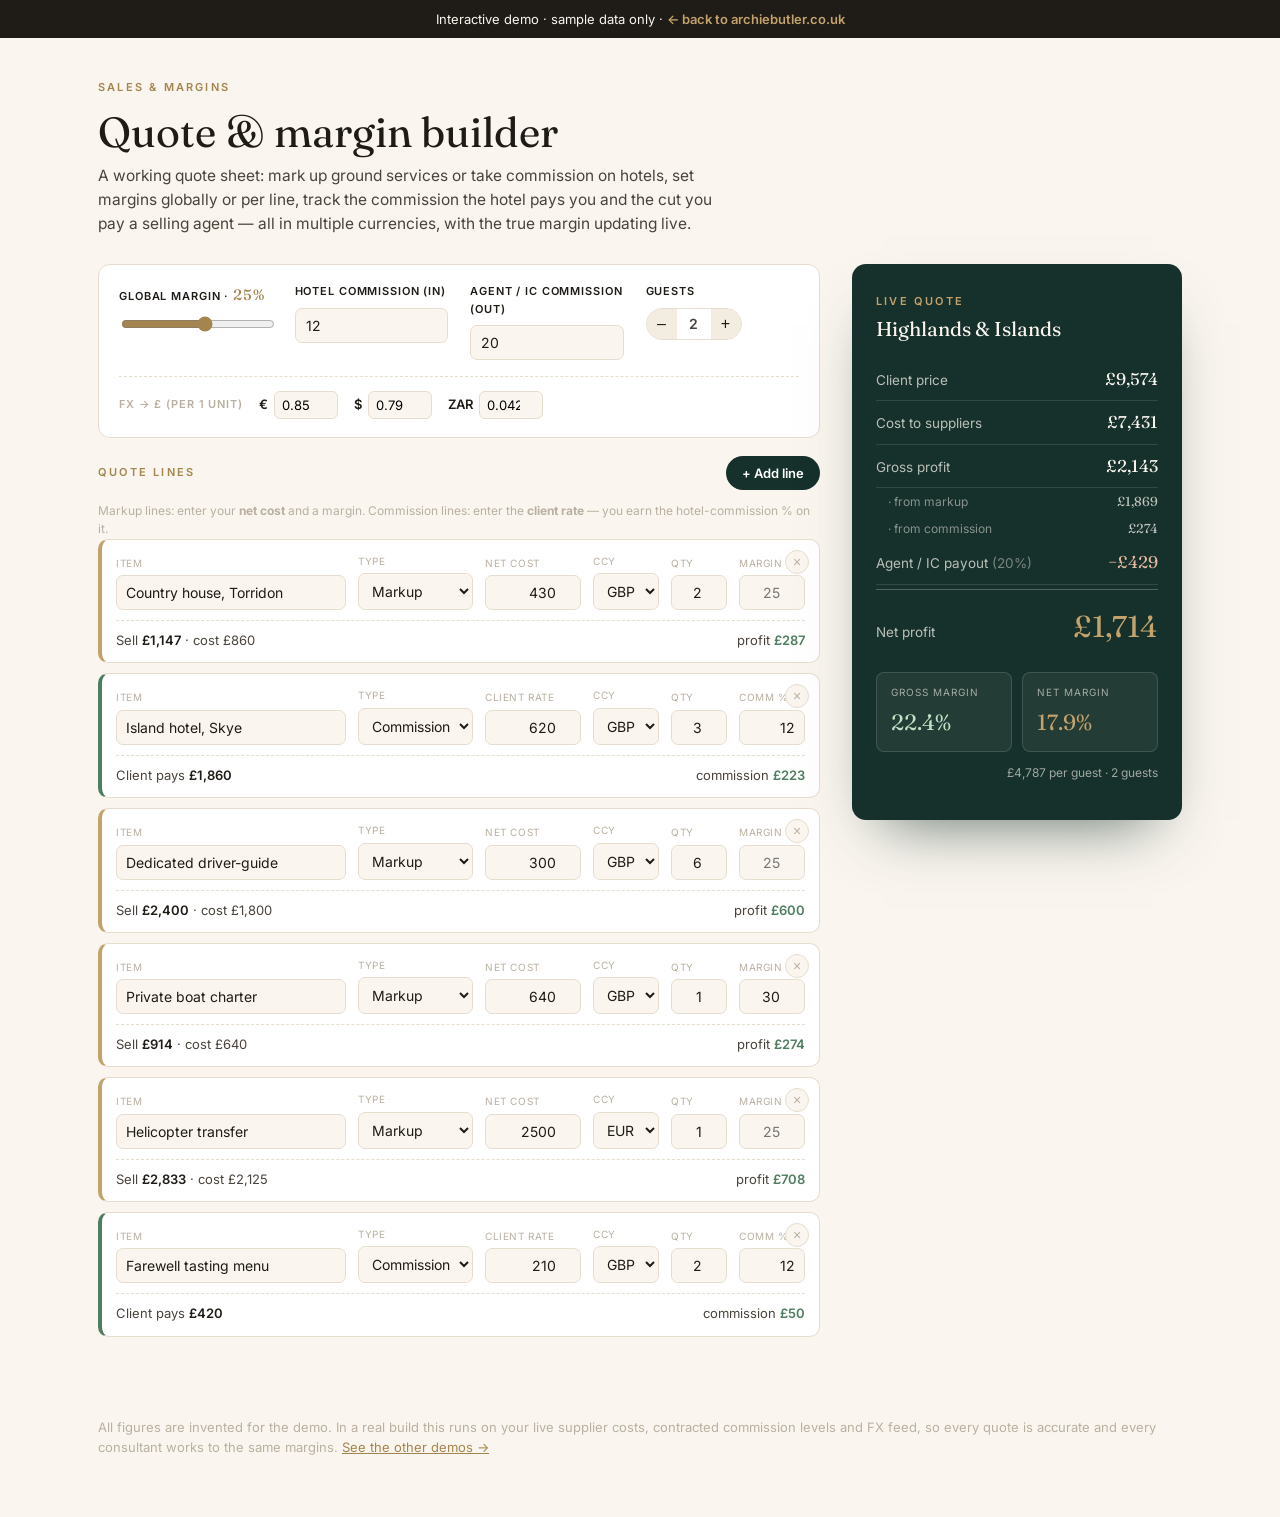
<file: demos/builder/index.html>
<!doctype html>
<html lang="en-GB">
<head>
  <meta charset="utf-8" />
  <meta name="viewport" content="width=device-width, initial-scale=1" />
  <link rel="icon" href="/assets/favicon.svg" type="image/svg+xml" />
  <title>Quote &amp; Margin Builder — Demo · Archie Butler</title>
  <meta name="description" content="An interactive luxury-travel quoting tool — per-line markup or commission, hotel & agent commission, multi-currency, live margins. Sample data only." />
  <link rel="preconnect" href="https://fonts.googleapis.com" />
  <link rel="preconnect" href="https://fonts.gstatic.com" crossorigin />
  <link href="https://fonts.googleapis.com/css2?family=Fraunces:ital,opsz,wght@0,9..144,400;0,9..144,500;1,9..144,400&family=Inter:wght@400;500;600&display=swap" rel="stylesheet" />
  <style>
    :root{
      --ink:#1f1b17;--ink-2:#4a433b;--gold:#c3a26b;--gold-d:#a5854f;--stone:#b9b0a1;
      --pine:#16302b;--green:#4f7d5f;--cream:#faf6ef;--cream-2:#f2ece1;--line:#e6ddce;
      --serif:"Fraunces","Cormorant Garamond",Georgia,serif;--sans:"Inter",-apple-system,sans-serif;
    }
    *,*::before,*::after{box-sizing:border-box;}
    body{margin:0;font-family:var(--sans);color:var(--ink-2);background:var(--cream);font-size:15px;line-height:1.55;-webkit-font-smoothing:antialiased;}
    h1,h2,h3,h4{font-family:var(--serif);font-weight:400;color:var(--ink);margin:0;line-height:1.12;}
    .label{font-size:11px;font-weight:600;letter-spacing:.2em;text-transform:uppercase;color:var(--gold-d);}
    .ribbon{background:var(--ink);color:var(--cream);font-size:13px;text-align:center;padding:9px 16px;}
    .ribbon a{color:var(--gold);font-weight:600;text-decoration:none;}
    .ribbon a:hover{text-decoration:underline;}
    header.top{max-width:1180px;margin:0 auto;padding:36px clamp(20px,5vw,48px) 6px;}
    header.top h1{font-size:clamp(28px,5vw,42px);margin:12px 0 8px;}
    header.top p{max-width:64ch;margin:0;font-size:15.5px;}

    .layout{max-width:1180px;margin:0 auto;padding:22px clamp(20px,5vw,48px) 70px;display:grid;grid-template-columns:1fr 330px;gap:32px;align-items:start;}
    @media(max-width:900px){.layout{grid-template-columns:1fr;}}

    /* controls */
    .controls{background:#fff;border:1px solid var(--line);border-radius:12px;padding:18px 20px;margin-bottom:18px;display:grid;grid-template-columns:repeat(auto-fit,minmax(150px,1fr));gap:16px 22px;}
    .ctl label{display:block;font-size:11px;font-weight:600;letter-spacing:.08em;text-transform:uppercase;color:var(--ink);margin-bottom:7px;}
    .ctl .v{font-family:var(--serif);font-size:15px;color:var(--gold-d);font-weight:500;}
    input[type=range]{width:100%;accent-color:var(--gold-d);}
    .num{width:100%;font-family:var(--sans);font-size:14px;padding:8px 10px;border:1px solid var(--line);border-radius:7px;background:var(--cream);color:var(--ink);}
    .num:focus,select:focus,input:focus{outline:none;border-color:var(--gold);}
    .stepper{display:flex;align-items:center;border:1px solid var(--line);border-radius:30px;overflow:hidden;width:fit-content;}
    .stepper button{width:30px;height:30px;border:0;background:var(--cream-2);color:var(--ink);font-size:16px;cursor:pointer;}
    .stepper button:hover{background:var(--gold);color:#fff;}
    .stepper .q{min-width:34px;text-align:center;font-weight:600;font-size:14px;}
    .fxbar{grid-column:1/-1;display:flex;flex-wrap:wrap;align-items:center;gap:10px 16px;border-top:1px dashed var(--line);padding-top:14px;}
    .fxbar .fxlab{font-size:11px;font-weight:600;letter-spacing:.08em;text-transform:uppercase;color:var(--stone);}
    .fx{display:flex;align-items:center;gap:6px;font-size:13px;}
    .fx input{width:64px;font-family:var(--sans);font-size:13px;padding:5px 7px;border:1px solid var(--line);border-radius:6px;background:var(--cream);}
    .fx b{color:var(--ink);font-weight:600;}

    /* sheet + line cards */
    .sheet-head{display:flex;align-items:center;justify-content:space-between;margin-bottom:12px;}
    .add{font-family:var(--sans);font-size:13px;font-weight:600;color:#fff;background:var(--pine);border:0;border-radius:30px;padding:9px 16px;cursor:pointer;}
    .add:hover{background:#12261f;}
    .line{background:#fff;border:1px solid var(--line);border-radius:10px;padding:14px 14px 12px;margin-bottom:10px;position:relative;border-left:4px solid var(--stone);}
    .line[data-type=markup]{border-left-color:var(--gold);}
    .line[data-type=commission]{border-left-color:var(--green);}
    .line .r1{display:flex;flex-wrap:wrap;gap:10px 12px;align-items:flex-end;}
    .f{display:flex;flex-direction:column;gap:4px;}
    .f .fl{font-size:10px;letter-spacing:.06em;text-transform:uppercase;color:var(--stone);}
    .f input,.f select{font-family:var(--sans);font-size:14px;padding:8px 9px;border:1px solid var(--line);border-radius:7px;background:var(--cream);color:var(--ink);}
    .f.name{flex:1 1 180px;}
    .f.name input{width:100%;}
    .f.amt input{width:96px;text-align:right;}
    .f.qty input{width:56px;text-align:right;}
    .f.pct input{width:66px;text-align:right;}
    .f.type select,.f.ccy select{padding-right:6px;}
    .line .res{margin-top:10px;padding-top:9px;border-top:1px dashed var(--line);font-size:13px;color:var(--ink-2);display:flex;justify-content:space-between;gap:12px;flex-wrap:wrap;}
    .line .res b{color:var(--ink);font-weight:600;}
    .line .res .prof{color:var(--green);font-weight:600;}
    .rm{position:absolute;top:10px;right:10px;width:24px;height:24px;border:1px solid var(--line);background:var(--cream);border-radius:50%;color:var(--stone);cursor:pointer;font-size:14px;line-height:1;}
    .rm:hover{border-color:#c0603f;color:#c0603f;}
    .hint{font-size:12px;color:var(--stone);margin:2px 0 0;}

    /* summary */
    .summary{position:sticky;top:18px;background:var(--pine);color:var(--cream);border-radius:14px;padding:24px 24px 26px;box-shadow:0 30px 60px -30px rgba(22,48,43,.7);}
    .summary .label{color:var(--gold);}
    .summary h3{color:var(--cream);font-size:20px;margin:6px 0 18px;}
    .srow{display:flex;justify-content:space-between;align-items:baseline;padding:8px 0;font-size:13.5px;border-bottom:1px solid rgba(250,246,239,.12);}
    .srow span:first-child{color:rgba(250,246,239,.72);}
    .srow .v{font-family:var(--serif);font-size:17px;}
    .srow.sub{padding:3px 0;border-bottom:0;font-size:12px;}
    .srow.sub span:first-child{color:rgba(250,246,239,.5);padding-left:12px;}
    .srow.sub .v{font-size:13px;color:rgba(250,246,239,.75);}
    .srow.out .v{color:#e6b8a2;}
    .srow.net{border-bottom:0;padding-top:14px;margin-top:4px;border-top:1px solid rgba(250,246,239,.25);}
    .srow.net .v{font-size:30px;color:var(--gold);}
    .marg{display:flex;gap:10px;margin-top:14px;}
    .marg .m{flex:1;background:rgba(250,246,239,.06);border:1px solid rgba(250,246,239,.14);border-radius:8px;padding:12px 14px;}
    .marg .m .k{font-size:10px;letter-spacing:.1em;text-transform:uppercase;color:rgba(250,246,239,.6);}
    .marg .m .n{font-family:var(--serif);font-size:22px;margin-top:4px;}
    .marg .m.gross .n{color:#bfe0c4;}
    .marg .m.netm .n{color:var(--gold);}
    .pp{font-size:12px;color:rgba(250,246,239,.6);text-align:right;margin-top:12px;}

    .note{max-width:1180px;margin:0 auto;padding:0 clamp(20px,5vw,48px) 60px;font-size:13px;color:var(--stone);}
    .note a{color:var(--gold-d);}
    @media(max-width:900px){.summary{position:static;margin-top:18px;}}
  </style>
</head>
<body>
  <div class="ribbon">Interactive demo · sample data only · <a href="/">← back to archiebutler.co.uk</a></div>

  <header class="top">
    <span class="label">Sales &amp; margins</span>
    <h1>Quote &amp; margin builder</h1>
    <p>A working quote sheet: mark up ground services or take commission on hotels, set margins globally or per line, track the commission the hotel pays you and the cut you pay a selling agent — all in multiple currencies, with the true margin updating live.</p>
  </header>

  <div class="layout">
    <div>
      <!-- global controls -->
      <div class="controls">
        <div class="ctl">
          <label>Global margin · <span class="v" id="mVal">25%</span></label>
          <input type="range" id="mRange" min="0" max="45" step="1" value="25" />
        </div>
        <div class="ctl">
          <label>Hotel commission (in)</label>
          <input class="num" id="hotelC" type="number" min="0" max="40" step="0.5" value="12" />
        </div>
        <div class="ctl">
          <label>Agent / IC commission (out)</label>
          <input class="num" id="agentC" type="number" min="0" max="100" step="1" value="20" />
        </div>
        <div class="ctl">
          <label>Guests</label>
          <div class="stepper"><button type="button" id="gDown">–</button><span class="q" id="gVal">2</span><button type="button" id="gUp">+</button></div>
        </div>
        <div class="fxbar">
          <span class="fxlab">FX → £ (per 1 unit)</span>
          <span class="fx"><b>€</b><input id="fxEUR" type="number" step="0.01" value="0.85" /></span>
          <span class="fx"><b>$</b><input id="fxUSD" type="number" step="0.01" value="0.79" /></span>
          <span class="fx"><b>ZAR</b><input id="fxZAR" type="number" step="0.001" value="0.042" /></span>
        </div>
      </div>

      <div class="sheet-head">
        <span class="label">Quote lines</span>
        <button class="add" id="addLine" type="button">+ Add line</button>
      </div>
      <p class="hint">Markup lines: enter your <b>net cost</b> and a margin. Commission lines: enter the <b>client rate</b> — you earn the hotel-commission % on it.</p>
      <div id="sheet"></div>
    </div>

    <aside class="summary">
      <span class="label">Live quote</span>
      <h3>Highlands &amp; Islands</h3>
      <div class="srow"><span>Client price</span><span class="v" id="sSell">£0</span></div>
      <div class="srow"><span>Cost to suppliers</span><span class="v" id="sCost">£0</span></div>
      <div class="srow"><span>Gross profit</span><span class="v" id="sGross">£0</span></div>
      <div class="srow sub"><span>· from markup</span><span class="v" id="sMarkup">£0</span></div>
      <div class="srow sub"><span>· from commission</span><span class="v" id="sComm">£0</span></div>
      <div class="srow out"><span>Agent / IC payout <span id="sAgentPct" style="opacity:.6"></span></span><span class="v" id="sAgent">−£0</span></div>
      <div class="srow net"><span>Net profit</span><span class="v" id="sNet">£0</span></div>
      <div class="marg">
        <div class="m gross"><div class="k">Gross margin</div><div class="n" id="sGM">0%</div></div>
        <div class="m netm"><div class="k">Net margin</div><div class="n" id="sNM">0%</div></div>
      </div>
      <p class="pp" id="sPP">£0 per guest · 2 guests</p>
    </aside>
  </div>

  <p class="note">All figures are invented for the demo. In a real build this runs on your live supplier costs, contracted commission levels and FX feed, so every quote is accurate and every consultant works to the same margins. <a href="/#demos">See the other demos →</a></p>

  <script>
    // ── state ─────────────────────────────────────────────────────────
    const state = {
      globalMargin: 25,   // % of sell, for markup lines
      hotelComm: 12,      // % the hotel/supplier pays us, for commission lines
      agentPct: 20,       // % of gross profit paid out to a selling agent / IC
      guests: 2,
      fx: { GBP: 1, EUR: 0.85, USD: 0.79, ZAR: 0.042 },
      lines: [
        { id: 1, name: 'Country house, Torridon', type: 'markup',     ccy: 'GBP', amount: 430,  qty: 2, margin: null },
        { id: 2, name: 'Island hotel, Skye',       type: 'commission', ccy: 'GBP', amount: 620,  qty: 3, margin: null },
        { id: 3, name: 'Dedicated driver-guide',   type: 'markup',     ccy: 'GBP', amount: 300,  qty: 6, margin: null },
        { id: 4, name: 'Private boat charter',     type: 'markup',     ccy: 'GBP', amount: 640,  qty: 1, margin: 30 },
        { id: 5, name: 'Helicopter transfer',      type: 'markup',     ccy: 'EUR', amount: 2500, qty: 1, margin: null },
        { id: 6, name: 'Farewell tasting menu',    type: 'commission', ccy: 'GBP', amount: 210,  qty: 2, margin: null },
      ],
    };
    let nextId = 7;
    const CCYS = ['GBP', 'EUR', 'USD', 'ZAR'];
    const SYM = { GBP: '£', EUR: '€', USD: '$', ZAR: 'R' };
    const gbp = n => '£' + Math.round(n).toLocaleString('en-GB');

    // ── maths ─────────────────────────────────────────────────────────
    function computeLine(l){
      const rate = state.fx[l.ccy] || 1;
      const unit = (parseFloat(l.amount) || 0) * rate;      // per-unit in £
      const qty = Math.max(0, parseFloat(l.qty) || 0);
      if(l.type === 'commission'){
        const sell = unit * qty;                             // client rate
        const comm = sell * (state.hotelComm / 100);         // we earn this
        return { sell, cost: sell - comm, markup: 0, comm, gross: comm };
      }
      const cost = unit * qty;                               // our net cost
      let m = (l.margin === null || l.margin === '' ? state.globalMargin : parseFloat(l.margin)) || 0;
      m = Math.max(0, Math.min(95, m));
      const sell = cost / (1 - m / 100);                     // margin = profit / sell
      return { sell, cost, markup: sell - cost, comm: 0, gross: sell - cost };
    }
    function totals(){
      let sell = 0, cost = 0, markup = 0, comm = 0;
      state.lines.forEach(l => { const c = computeLine(l); sell += c.sell; cost += c.cost; markup += c.markup; comm += c.comm; });
      const gross = markup + comm;
      const agent = gross * (state.agentPct / 100);
      const net = gross - agent;
      return { sell, cost, markup, comm, gross, agent, net,
        gm: sell ? gross / sell * 100 : 0, nm: sell ? net / sell * 100 : 0,
        pp: state.guests ? sell / state.guests : sell };
    }

    // ── render ────────────────────────────────────────────────────────
    function opt(list, sel){ return list.map(v => `<option${v===sel?' selected':''}>${v}</option>`).join(''); }
    function lineCard(l){
      const isC = l.type === 'commission';
      const pctField = isC
        ? `<div class="f pct"><span class="fl">Comm %</span><input class="num" value="${state.hotelComm}" disabled title="Set by Hotel commission above" /></div>`
        : `<div class="f pct"><span class="fl">Margin %</span><input data-f="margin" type="number" min="0" max="95" step="1" placeholder="${state.globalMargin}" value="${l.margin===null?'':l.margin}" /></div>`;
      return `<div class="line" data-id="${l.id}" data-type="${l.type}">
        <button class="rm" data-remove title="Remove line">×</button>
        <div class="r1">
          <div class="f name"><span class="fl">Item</span><input data-f="name" value="${(l.name||'').replace(/"/g,'&quot;')}" /></div>
          <div class="f type"><span class="fl">Type</span><select data-f="type"><option value="markup"${!isC?' selected':''}>Markup</option><option value="commission"${isC?' selected':''}>Commission</option></select></div>
          <div class="f amt"><span class="fl">${isC?'Client rate':'Net cost'}</span><input data-f="amount" type="number" min="0" step="1" value="${l.amount}" /></div>
          <div class="f ccy"><span class="fl">Ccy</span><select data-f="ccy">${opt(CCYS, l.ccy)}</select></div>
          <div class="f qty"><span class="fl">Qty</span><input data-f="qty" type="number" min="0" step="1" value="${l.qty}" /></div>
          ${pctField}
        </div>
        <div class="res" id="res-${l.id}"></div>
      </div>`;
    }
    function renderLines(){
      document.getElementById('sheet').innerHTML = state.lines.map(lineCard).join('');
      recompute();
    }
    function recompute(){
      state.lines.forEach(l => {
        const c = computeLine(l);
        const el = document.getElementById('res-' + l.id);
        if(el) el.innerHTML = l.type === 'commission'
          ? `<span>Client pays <b>${gbp(c.sell)}</b></span><span>commission <span class="prof">${gbp(c.comm)}</span></span>`
          : `<span>Sell <b>${gbp(c.sell)}</b> · cost ${gbp(c.cost)}</span><span>profit <span class="prof">${gbp(c.markup)}</span></span>`;
      });
      const t = totals();
      document.getElementById('sSell').textContent = gbp(t.sell);
      document.getElementById('sCost').textContent = gbp(t.cost);
      document.getElementById('sGross').textContent = gbp(t.gross);
      document.getElementById('sMarkup').textContent = gbp(t.markup);
      document.getElementById('sComm').textContent = gbp(t.comm);
      document.getElementById('sAgent').textContent = '−' + gbp(t.agent);
      document.getElementById('sAgentPct').textContent = '(' + state.agentPct + '%)';
      document.getElementById('sNet').textContent = gbp(t.net);
      document.getElementById('sGM').textContent = t.gm.toFixed(1) + '%';
      document.getElementById('sNM').textContent = t.nm.toFixed(1) + '%';
      document.getElementById('sPP').textContent = gbp(t.pp) + ' per guest · ' + state.guests + ' guest' + (state.guests===1?'':'s');
    }

    // ── events ────────────────────────────────────────────────────────
    const sheet = document.getElementById('sheet');
    function lineById(id){ return state.lines.find(l => l.id === +id); }
    sheet.addEventListener('input', e => {
      const f = e.target.dataset.f; if(!f) return;
      const l = lineById(e.target.closest('.line').dataset.id); if(!l) return;
      if(f === 'name') l.name = e.target.value;
      else if(f === 'margin') l.margin = e.target.value === '' ? null : parseFloat(e.target.value);
      else if(f === 'amount' || f === 'qty') l[f] = e.target.value;
      recompute();
    });
    sheet.addEventListener('change', e => {
      const f = e.target.dataset.f; if(!f) return;
      const l = lineById(e.target.closest('.line').dataset.id); if(!l) return;
      if(f === 'type'){ l.type = e.target.value; renderLines(); }
      else if(f === 'ccy'){ l.ccy = e.target.value; recompute(); }
    });
    sheet.addEventListener('click', e => {
      if(e.target.hasAttribute('data-remove')){
        const id = +e.target.closest('.line').dataset.id;
        state.lines = state.lines.filter(l => l.id !== id);
        renderLines();
      }
    });
    document.getElementById('addLine').addEventListener('click', () => {
      state.lines.push({ id: nextId++, name: 'New item', type: 'markup', ccy: 'GBP', amount: 0, qty: 1, margin: null });
      renderLines();
      sheet.lastElementChild.querySelector('[data-f=name]').select();
    });

    const mRange = document.getElementById('mRange');
    mRange.addEventListener('input', () => { state.globalMargin = +mRange.value; document.getElementById('mVal').textContent = mRange.value + '%'; recompute(); });
    document.getElementById('hotelC').addEventListener('input', e => {
      state.hotelComm = parseFloat(e.target.value) || 0;
      // update disabled comm fields shown on commission lines
      document.querySelectorAll('.line[data-type=commission] .pct input').forEach(i => i.value = state.hotelComm);
      recompute();
    });
    document.getElementById('agentC').addEventListener('input', e => { state.agentPct = parseFloat(e.target.value) || 0; recompute(); });
    document.getElementById('gUp').addEventListener('click', () => { state.guests++; document.getElementById('gVal').textContent = state.guests; recompute(); });
    document.getElementById('gDown').addEventListener('click', () => { state.guests = Math.max(1, state.guests - 1); document.getElementById('gVal').textContent = state.guests; recompute(); });
    document.getElementById('fxEUR').addEventListener('input', e => { state.fx.EUR = parseFloat(e.target.value) || 0; recompute(); });
    document.getElementById('fxUSD').addEventListener('input', e => { state.fx.USD = parseFloat(e.target.value) || 0; recompute(); });
    document.getElementById('fxZAR').addEventListener('input', e => { state.fx.ZAR = parseFloat(e.target.value) || 0; recompute(); });

    renderLines();
  </script>
</body>
</html>
</file>
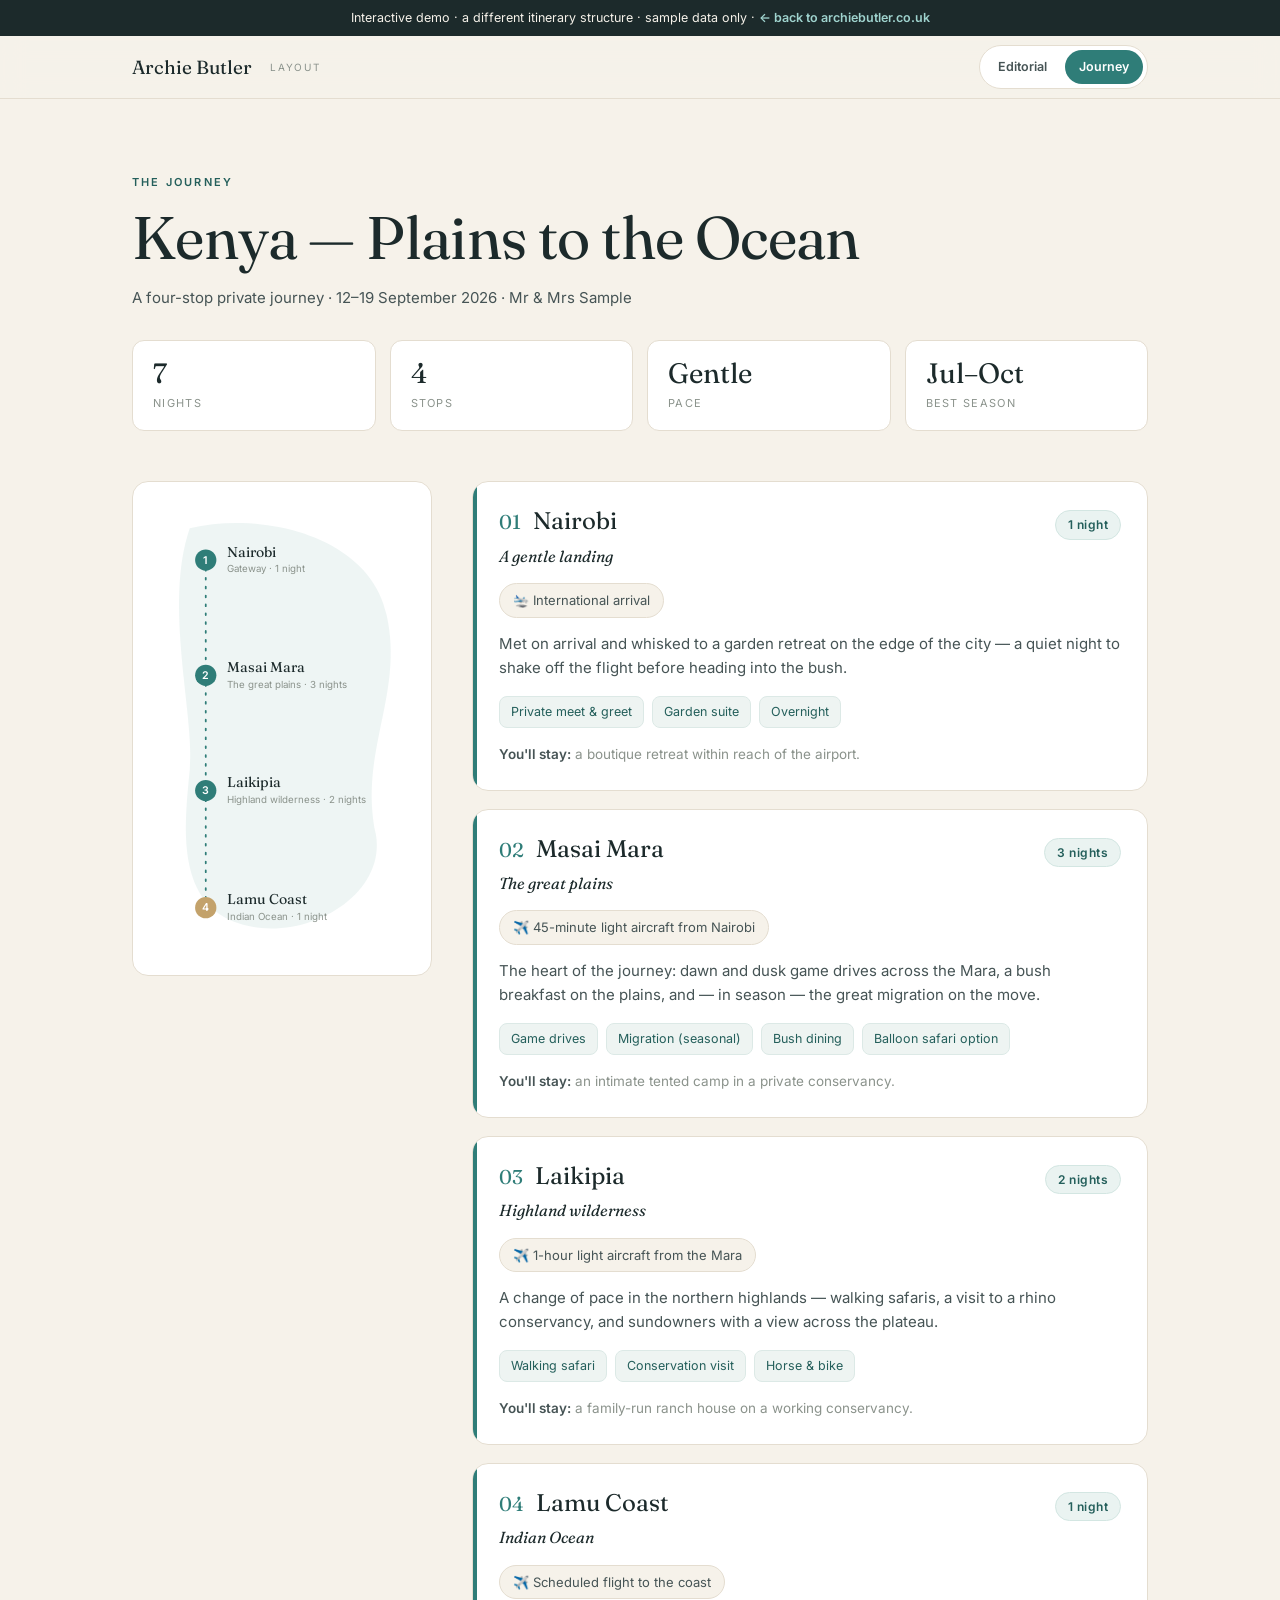
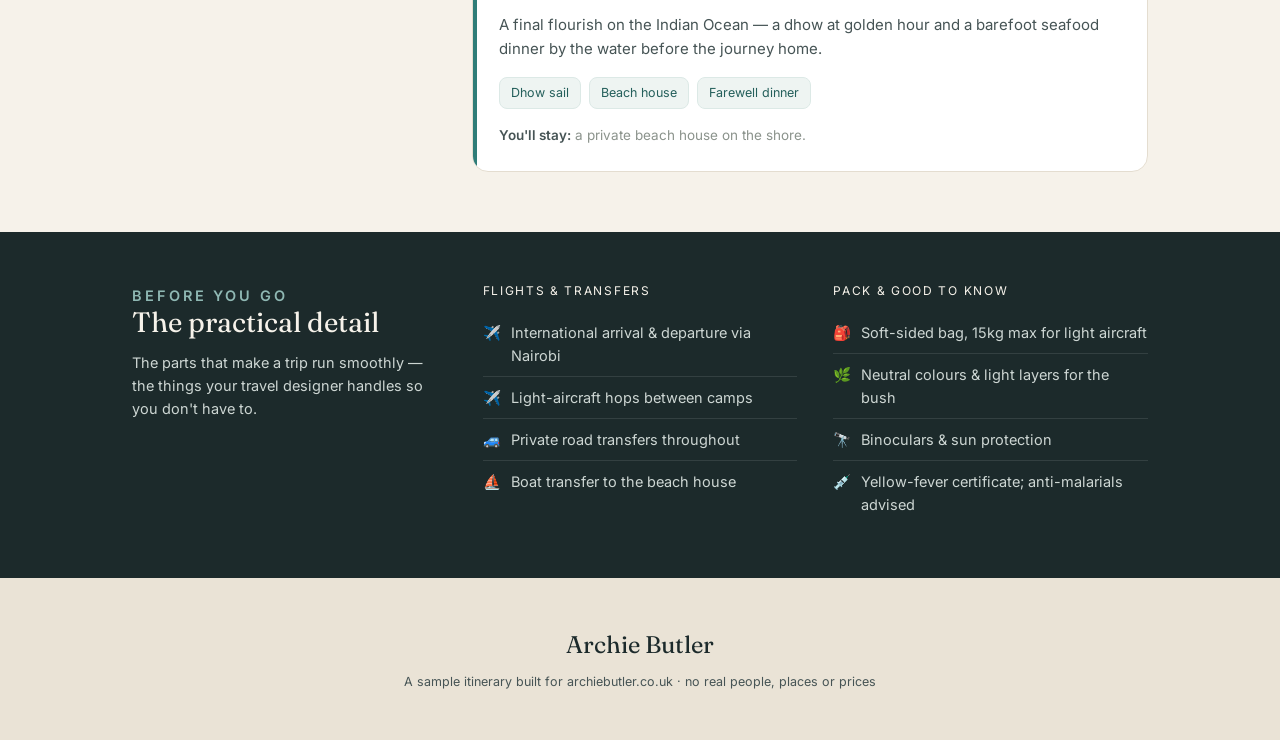
<file: demos/itinerary-journey/index.html>
<!doctype html>
<html lang="en-GB">
<head>
  <meta charset="utf-8" />
  <meta name="viewport" content="width=device-width, initial-scale=1" />
  <link rel="icon" href="/assets/favicon.svg" type="image/svg+xml" />
  <title>Journey Layout — Sample Itinerary · Archie Butler</title>
  <meta name="description" content="A completely different itinerary structure — a map-led journey organised by place, with travel legs, at-a-glance stats and logistics. Sample data only." />
  <link rel="preconnect" href="https://fonts.googleapis.com" />
  <link rel="preconnect" href="https://fonts.gstatic.com" crossorigin />
  <link href="https://fonts.googleapis.com/css2?family=Fraunces:ital,opsz,wght@0,9..144,400;0,9..144,500&family=Inter:wght@400;500;600&display=swap" rel="stylesheet" />
  <style>
    /* A deliberately DIFFERENT design from the editorial scroller:
       map-led, organised by place, with travel legs + logistics.
       Its own "travel-journal" palette (teal/sand) to feel distinct. */
    :root{
      --ink:#1c2a2b; --ink-2:#465455; --teal:#2f7d78; --teal-d:#245f5b;
      --sand:#f6f2ea; --card:#ffffff; --line:#e4ddd0; --muted:#8b938c; --gold:#c3a26b;
      --serif:"Fraunces",Georgia,serif; --sans:"Inter",-apple-system,sans-serif;
    }
    *,*::before,*::after{box-sizing:border-box;}
    body{margin:0;font-family:var(--sans);color:var(--ink-2);background:var(--sand);font-size:16px;line-height:1.6;-webkit-font-smoothing:antialiased;}
    h1,h2,h3,h4{font-family:var(--serif);font-weight:400;color:var(--ink);margin:0;line-height:1.12;}
    .label{font-size:11px;font-weight:600;letter-spacing:.2em;text-transform:uppercase;color:var(--teal-d);}
    .wrap{max-width:1120px;margin:0 auto;padding-inline:clamp(20px,5vw,52px);}

    .ribbon{background:var(--ink);color:var(--sand);font-size:12.5px;text-align:center;padding:8px 16px;}
    .ribbon a{color:#9fd3ce;font-weight:600;text-decoration:none;}
    .ribbon a:hover{text-decoration:underline;}

    /* top bar with a layout toggle */
    .topbar{position:sticky;top:0;z-index:40;background:rgba(246,242,234,.9);backdrop-filter:blur(12px);border-bottom:1px solid var(--line);}
    .topbar .row{display:flex;align-items:center;gap:18px;height:62px;max-width:1120px;margin:0 auto;padding-inline:clamp(20px,5vw,52px);}
    .home{font-family:var(--serif);font-size:19px;color:var(--ink);text-decoration:none;}
    .toggle{margin-left:auto;display:flex;gap:4px;background:#fff;border:1px solid var(--line);border-radius:30px;padding:4px;}
    .toggle a{font-size:12.5px;font-weight:600;color:var(--ink-2);text-decoration:none;padding:7px 14px;border-radius:24px;}
    .toggle a.on{background:var(--teal);color:#fff;}
    .tlab{font-size:10px;letter-spacing:.18em;text-transform:uppercase;color:var(--muted);align-self:center;}

    /* hero band + at-a-glance */
    .hero{padding-block:clamp(36px,6vw,64px) 30px;}
    .hero h1{font-size:clamp(34px,6vw,60px);letter-spacing:-.01em;margin:12px 0 8px;}
    .hero .who{font-size:15px;color:var(--ink-2);}
    .stats{display:grid;grid-template-columns:repeat(4,1fr);gap:14px;margin-top:30px;}
    @media(max-width:640px){.stats{grid-template-columns:repeat(2,1fr);}}
    .stat{background:var(--card);border:1px solid var(--line);border-radius:12px;padding:18px 20px;}
    .stat .n{font-family:var(--serif);font-size:28px;color:var(--ink);line-height:1;}
    .stat .k{font-size:11px;letter-spacing:.12em;text-transform:uppercase;color:var(--muted);margin-top:8px;}

    /* journey: map rail + stop cards */
    .journey{display:grid;grid-template-columns:300px 1fr;gap:40px;padding-block:20px 60px;align-items:start;}
    @media(max-width:860px){.journey{grid-template-columns:1fr;gap:8px;}}
    .map{position:sticky;top:80px;}
    @media(max-width:860px){.map{position:static;margin-bottom:10px;}}
    .map .frame{background:var(--card);border:1px solid var(--line);border-radius:16px;padding:16px;}
    .map svg{width:100%;height:auto;display:block;}

    .stops{display:flex;flex-direction:column;gap:18px;}
    .stop{background:var(--card);border:1px solid var(--line);border-radius:16px;padding:24px 26px;position:relative;overflow:hidden;}
    .stop::before{content:"";position:absolute;left:0;top:0;bottom:0;width:4px;background:var(--teal);}
    .stop .head{display:flex;align-items:baseline;gap:12px;flex-wrap:wrap;}
    .stop .idx{font-family:var(--serif);font-size:20px;color:var(--teal);}
    .stop h3{font-size:24px;}
    .stop .nights{margin-left:auto;font-size:12px;font-weight:600;letter-spacing:.04em;color:var(--teal-d);background:#eaf3f1;border:1px solid #d3e6e2;padding:4px 12px;border-radius:30px;white-space:nowrap;}
    .stop .theme{font-family:var(--serif);font-style:italic;font-size:16px;color:var(--ink);margin-top:4px;}
    .leg{display:inline-flex;align-items:center;gap:8px;font-size:13px;color:var(--ink-2);background:var(--sand);border:1px solid var(--line);border-radius:30px;padding:6px 13px;margin-top:14px;}
    .stop p{margin:14px 0 0;font-size:15px;}
    .tags{display:flex;flex-wrap:wrap;gap:8px;margin-top:16px;}
    .tags span{font-size:12.5px;color:var(--teal-d);background:#eef4f2;border:1px solid #dce9e6;border-radius:8px;padding:5px 11px;}
    .stay{margin-top:16px;font-size:13.5px;color:var(--muted);}
    .stay b{color:var(--ink-2);font-weight:600;}

    /* logistics band — info the guest scroller never shows */
    .logi{background:var(--ink);color:#cdd6d3;}
    .logi .grid{display:grid;grid-template-columns:repeat(3,1fr);gap:36px;padding-block:52px;}
    @media(max-width:800px){.logi .grid{grid-template-columns:1fr;gap:30px;}}
    .logi h2{color:var(--sand);font-size:28px;margin-bottom:4px;}
    .logi .label{color:#8fb8b3;}
    .logi h4{color:var(--sand);font-family:var(--sans);font-size:12px;letter-spacing:.14em;text-transform:uppercase;margin:0 0 14px;}
    .logi ul{margin:0;padding:0;list-style:none;}
    .logi li{padding:9px 0;border-bottom:1px solid rgba(255,255,255,.1);font-size:14.5px;display:flex;gap:10px;}
    .logi li:last-child{border-bottom:0;}
    .logi li .ic{color:var(--gold);}
    .logi .headcol h2{margin-bottom:12px;}
    .logi .headcol p{font-size:14.5px;margin:0;}

    footer.doc{background:#eae3d6;color:var(--ink-2);text-align:center;padding:48px 24px;}
    footer.doc .mark{font-family:var(--serif);font-size:24px;color:var(--ink);}
    footer.doc p{margin:8px 0 0;font-size:12.5px;}

    @media print{ .ribbon,.topbar{display:none;} .map{position:static;} body{background:#fff;} }
  </style>
</head>
<body>
  <div class="ribbon">Interactive demo · a different itinerary structure · sample data only · <a href="/">← back to archiebutler.co.uk</a></div>

  <header class="topbar">
    <div class="row">
      <a class="home" href="/">Archie Butler</a>
      <span class="tlab">Layout</span>
      <nav class="toggle">
        <a href="/demos/itinerary/">Editorial</a>
        <a href="/demos/itinerary-journey/" class="on">Journey</a>
      </nav>
    </div>
  </header>

  <!-- HERO + AT A GLANCE -->
  <section class="hero">
    <div class="wrap">
      <p class="label">The Journey</p>
      <h1>Kenya — Plains to the Ocean</h1>
      <p class="who">A four-stop private journey · 12–19 September 2026 · Mr &amp; Mrs Sample</p>
      <div class="stats">
        <div class="stat"><div class="n">7</div><div class="k">Nights</div></div>
        <div class="stat"><div class="n">4</div><div class="k">Stops</div></div>
        <div class="stat"><div class="n">Gentle</div><div class="k">Pace</div></div>
        <div class="stat"><div class="n">Jul–Oct</div><div class="k">Best season</div></div>
      </div>
    </div>
  </section>

  <!-- ROUTE MAP + STOP CARDS -->
  <section class="wrap journey">
    <aside class="map">
      <div class="frame">
        <svg viewBox="0 0 300 520" xmlns="http://www.w3.org/2000/svg" role="img" aria-label="Route map from Nairobi to the coast">
          <!-- abstract landmass -->
          <path d="M46,34 C130,14 250,44 268,132 C288,222 236,286 256,380 C268,452 168,506 96,478 C30,452 40,368 46,306 C52,246 16,120 46,34 Z" fill="#2f7d78" opacity=".08"/>
          <!-- route rail -->
          <path d="M64,70 L64,462" stroke="#2f7d78" stroke-width="2" stroke-dasharray="2 8" stroke-linecap="round" fill="none"/>
          <!-- pins -->
          <g font-family="Inter,sans-serif">
            <!-- 1 -->
            <circle cx="64" cy="70" r="12" fill="#2f7d78"/><text x="64" y="74" text-anchor="middle" fill="#fff" font-size="12" font-weight="600">1</text>
            <text x="88" y="66" font-family="Fraunces,serif" font-size="16" fill="#1c2a2b">Nairobi</text>
            <text x="88" y="84" font-size="11" fill="#8b938c">Gateway · 1 night</text>
            <!-- 2 -->
            <circle cx="64" cy="200" r="12" fill="#2f7d78"/><text x="64" y="204" text-anchor="middle" fill="#fff" font-size="12" font-weight="600">2</text>
            <text x="88" y="196" font-family="Fraunces,serif" font-size="16" fill="#1c2a2b">Masai Mara</text>
            <text x="88" y="214" font-size="11" fill="#8b938c">The great plains · 3 nights</text>
            <!-- 3 -->
            <circle cx="64" cy="330" r="12" fill="#2f7d78"/><text x="64" y="334" text-anchor="middle" fill="#fff" font-size="12" font-weight="600">3</text>
            <text x="88" y="326" font-family="Fraunces,serif" font-size="16" fill="#1c2a2b">Laikipia</text>
            <text x="88" y="344" font-size="11" fill="#8b938c">Highland wilderness · 2 nights</text>
            <!-- 4 -->
            <circle cx="64" cy="462" r="12" fill="#c3a26b"/><text x="64" y="466" text-anchor="middle" fill="#fff" font-size="12" font-weight="600">4</text>
            <text x="88" y="458" font-family="Fraunces,serif" font-size="16" fill="#1c2a2b">Lamu Coast</text>
            <text x="88" y="476" font-size="11" fill="#8b938c">Indian Ocean · 1 night</text>
          </g>
        </svg>
      </div>
    </aside>

    <div class="stops">
      <article class="stop">
        <div class="head"><span class="idx">01</span><h3>Nairobi</h3><span class="nights">1 night</span></div>
        <div class="theme">A gentle landing</div>
        <span class="leg">🛬 International arrival</span>
        <p>Met on arrival and whisked to a garden retreat on the edge of the city — a quiet night to shake off the flight before heading into the bush.</p>
        <div class="tags"><span>Private meet &amp; greet</span><span>Garden suite</span><span>Overnight</span></div>
        <div class="stay"><b>You'll stay:</b> a boutique retreat within reach of the airport.</div>
      </article>

      <article class="stop">
        <div class="head"><span class="idx">02</span><h3>Masai Mara</h3><span class="nights">3 nights</span></div>
        <div class="theme">The great plains</div>
        <span class="leg">✈️ 45-minute light aircraft from Nairobi</span>
        <p>The heart of the journey: dawn and dusk game drives across the Mara, a bush breakfast on the plains, and — in season — the great migration on the move.</p>
        <div class="tags"><span>Game drives</span><span>Migration (seasonal)</span><span>Bush dining</span><span>Balloon safari option</span></div>
        <div class="stay"><b>You'll stay:</b> an intimate tented camp in a private conservancy.</div>
      </article>

      <article class="stop">
        <div class="head"><span class="idx">03</span><h3>Laikipia</h3><span class="nights">2 nights</span></div>
        <div class="theme">Highland wilderness</div>
        <span class="leg">✈️ 1-hour light aircraft from the Mara</span>
        <p>A change of pace in the northern highlands — walking safaris, a visit to a rhino conservancy, and sundowners with a view across the plateau.</p>
        <div class="tags"><span>Walking safari</span><span>Conservation visit</span><span>Horse &amp; bike</span></div>
        <div class="stay"><b>You'll stay:</b> a family-run ranch house on a working conservancy.</div>
      </article>

      <article class="stop">
        <div class="head"><span class="idx">04</span><h3>Lamu Coast</h3><span class="nights">1 night</span></div>
        <div class="theme">Indian Ocean</div>
        <span class="leg">✈️ Scheduled flight to the coast</span>
        <p>A final flourish on the Indian Ocean — a dhow at golden hour and a barefoot seafood dinner by the water before the journey home.</p>
        <div class="tags"><span>Dhow sail</span><span>Beach house</span><span>Farewell dinner</span></div>
        <div class="stay"><b>You'll stay:</b> a private beach house on the shore.</div>
      </article>
    </div>
  </section>

  <!-- LOGISTICS — different information from the guest scroller -->
  <section class="logi">
    <div class="wrap grid">
      <div class="headcol">
        <p class="label">Before you go</p>
        <h2>The practical detail</h2>
        <p>The parts that make a trip run smoothly — the things your travel designer handles so you don't have to.</p>
      </div>
      <div>
        <h4>Flights &amp; transfers</h4>
        <ul>
          <li><span class="ic">✈️</span> International arrival &amp; departure via Nairobi</li>
          <li><span class="ic">✈️</span> Light-aircraft hops between camps</li>
          <li><span class="ic">🚙</span> Private road transfers throughout</li>
          <li><span class="ic">⛵</span> Boat transfer to the beach house</li>
        </ul>
      </div>
      <div>
        <h4>Pack &amp; good to know</h4>
        <ul>
          <li><span class="ic">🎒</span> Soft-sided bag, 15kg max for light aircraft</li>
          <li><span class="ic">🌿</span> Neutral colours &amp; light layers for the bush</li>
          <li><span class="ic">🔭</span> Binoculars &amp; sun protection</li>
          <li><span class="ic">💉</span> Yellow-fever certificate; anti-malarials advised</li>
        </ul>
      </div>
    </div>
  </section>

  <footer class="doc">
    <div class="mark">Archie Butler</div>
    <p>A sample itinerary built for archiebutler.co.uk · no real people, places or prices</p>
  </footer>
</body>
</html>
</file>
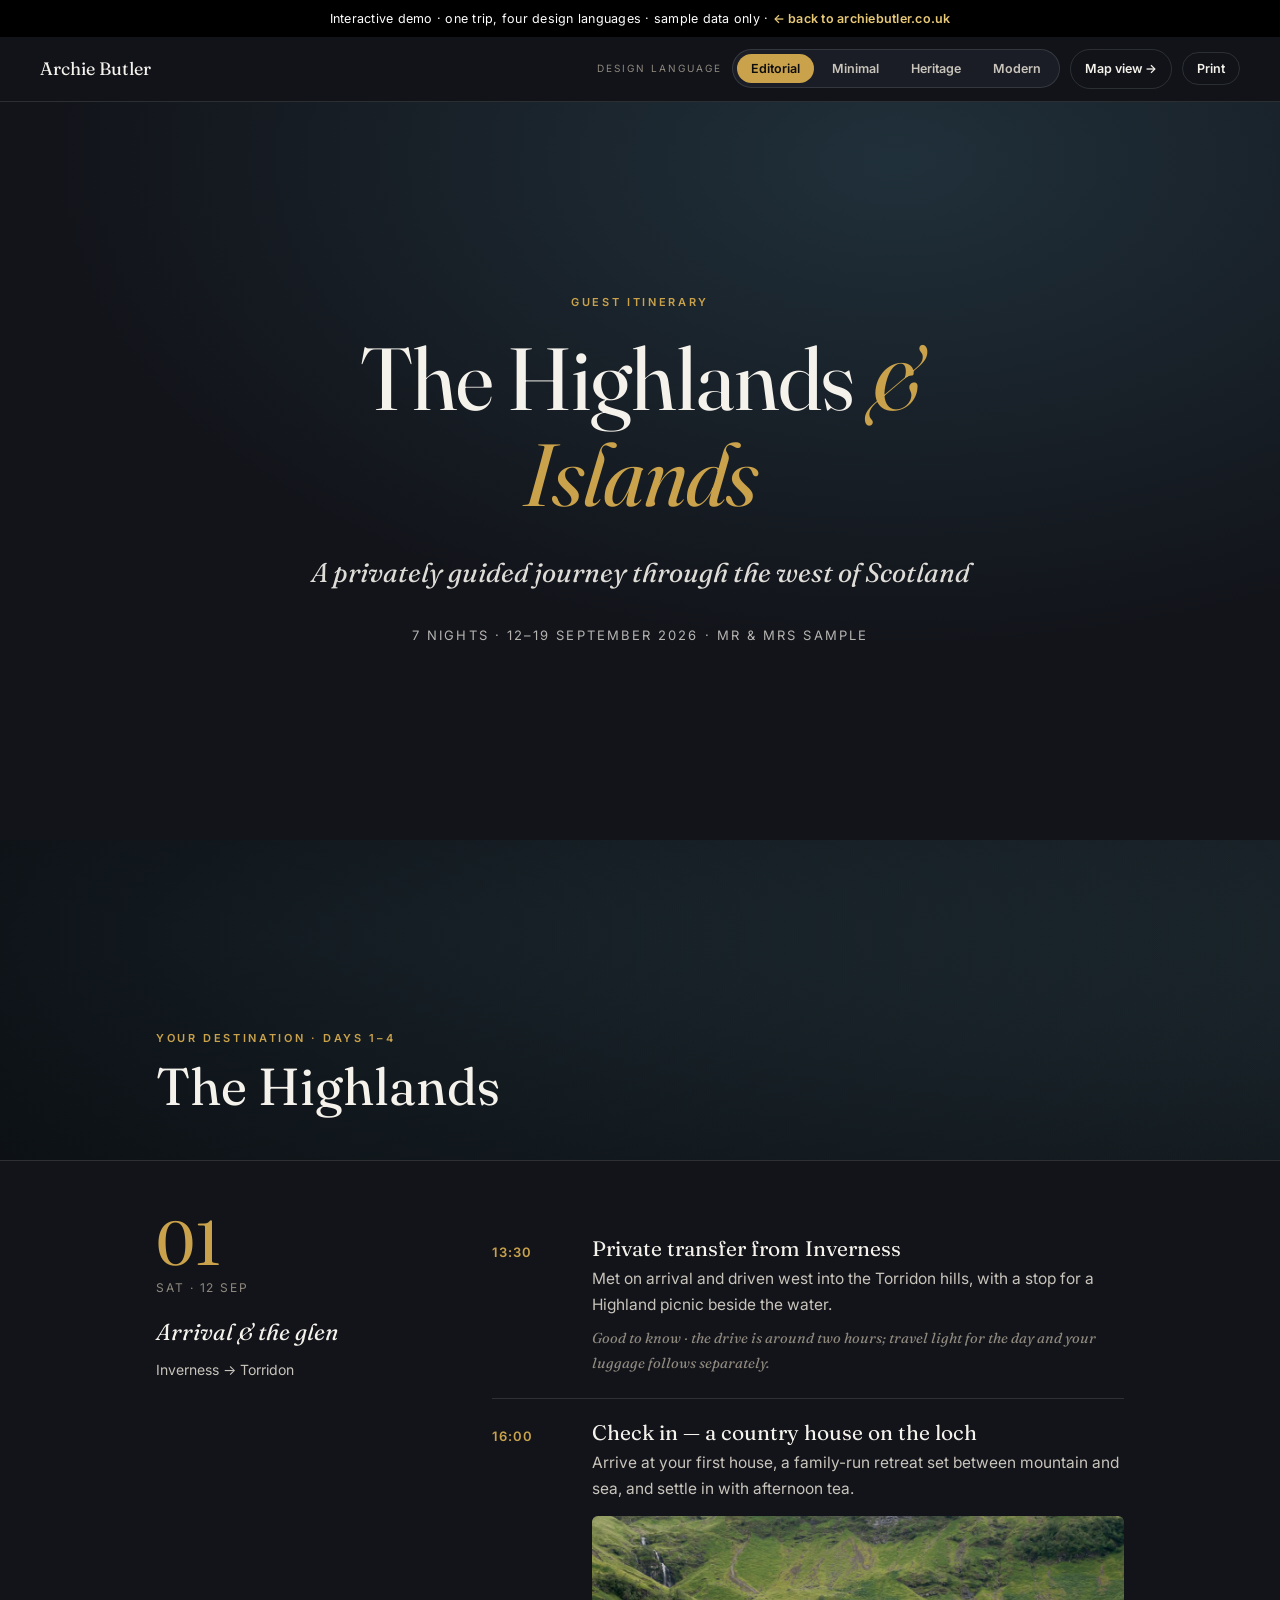
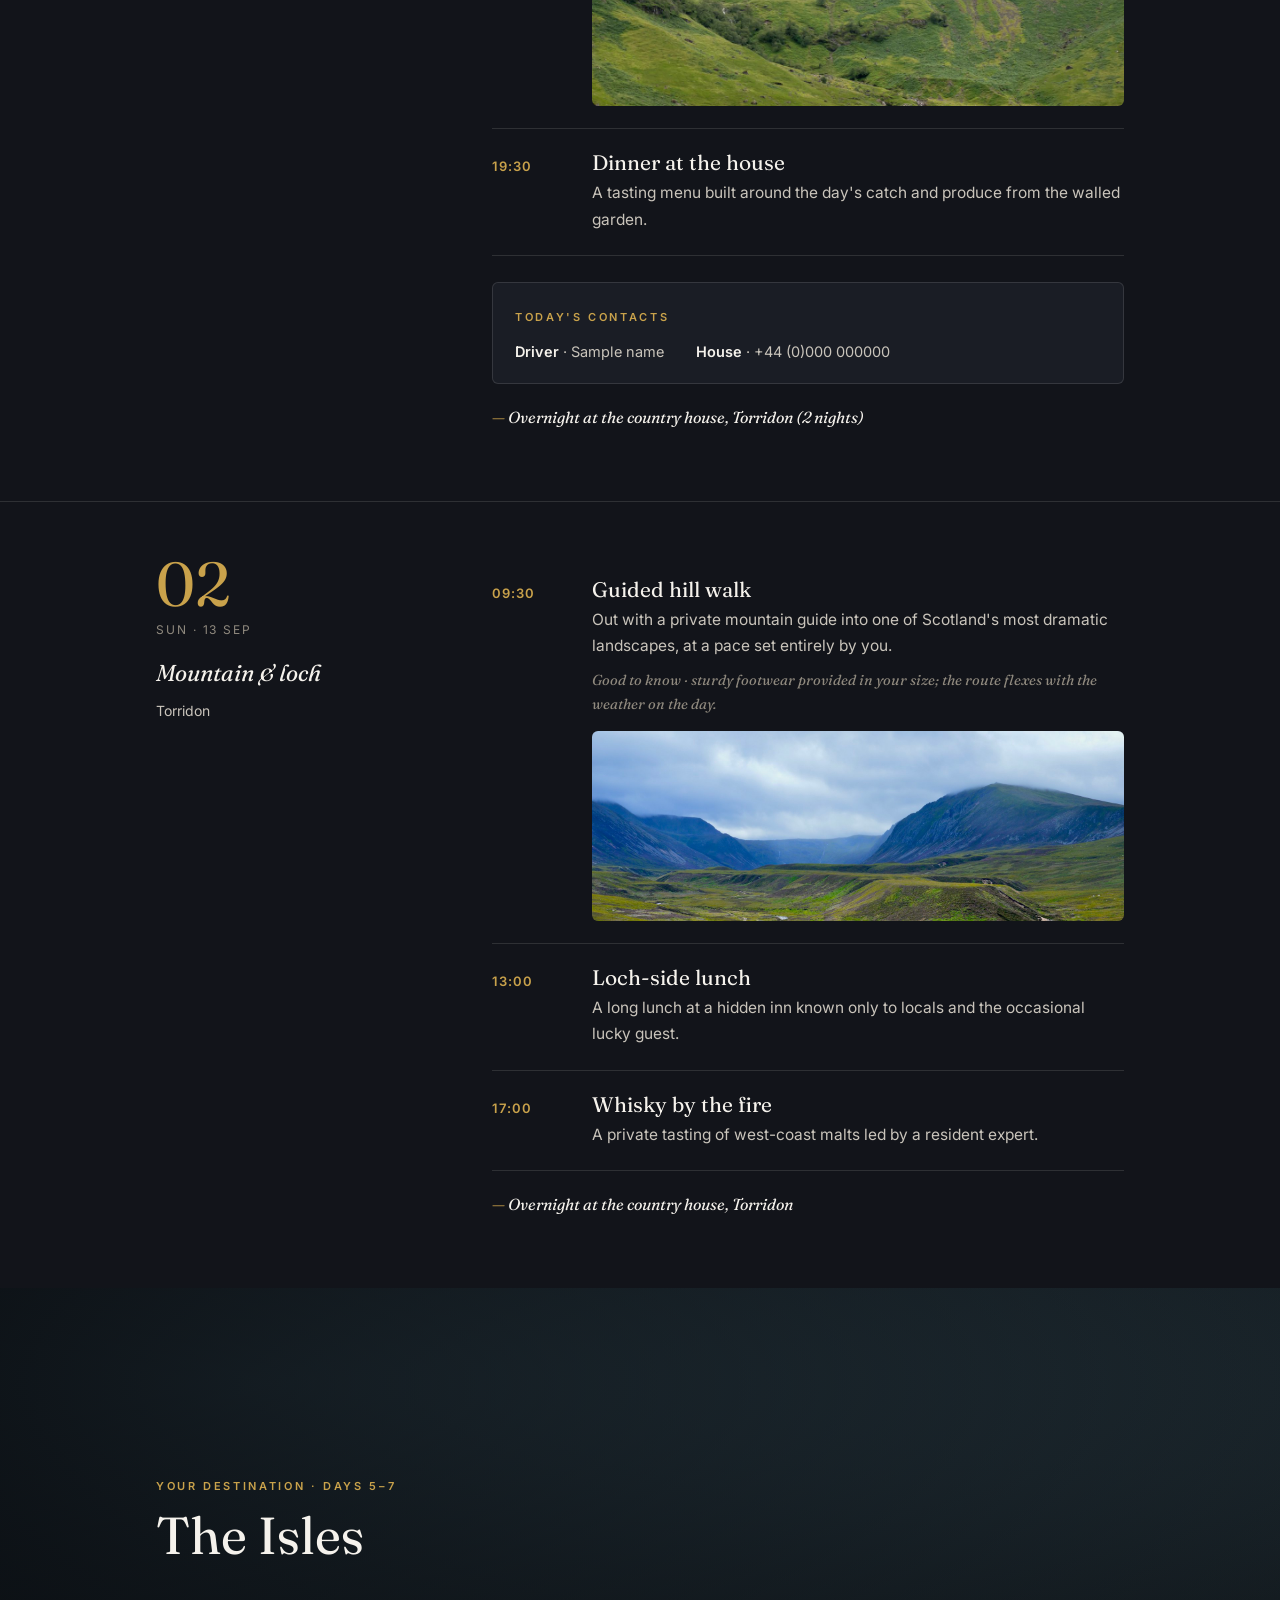
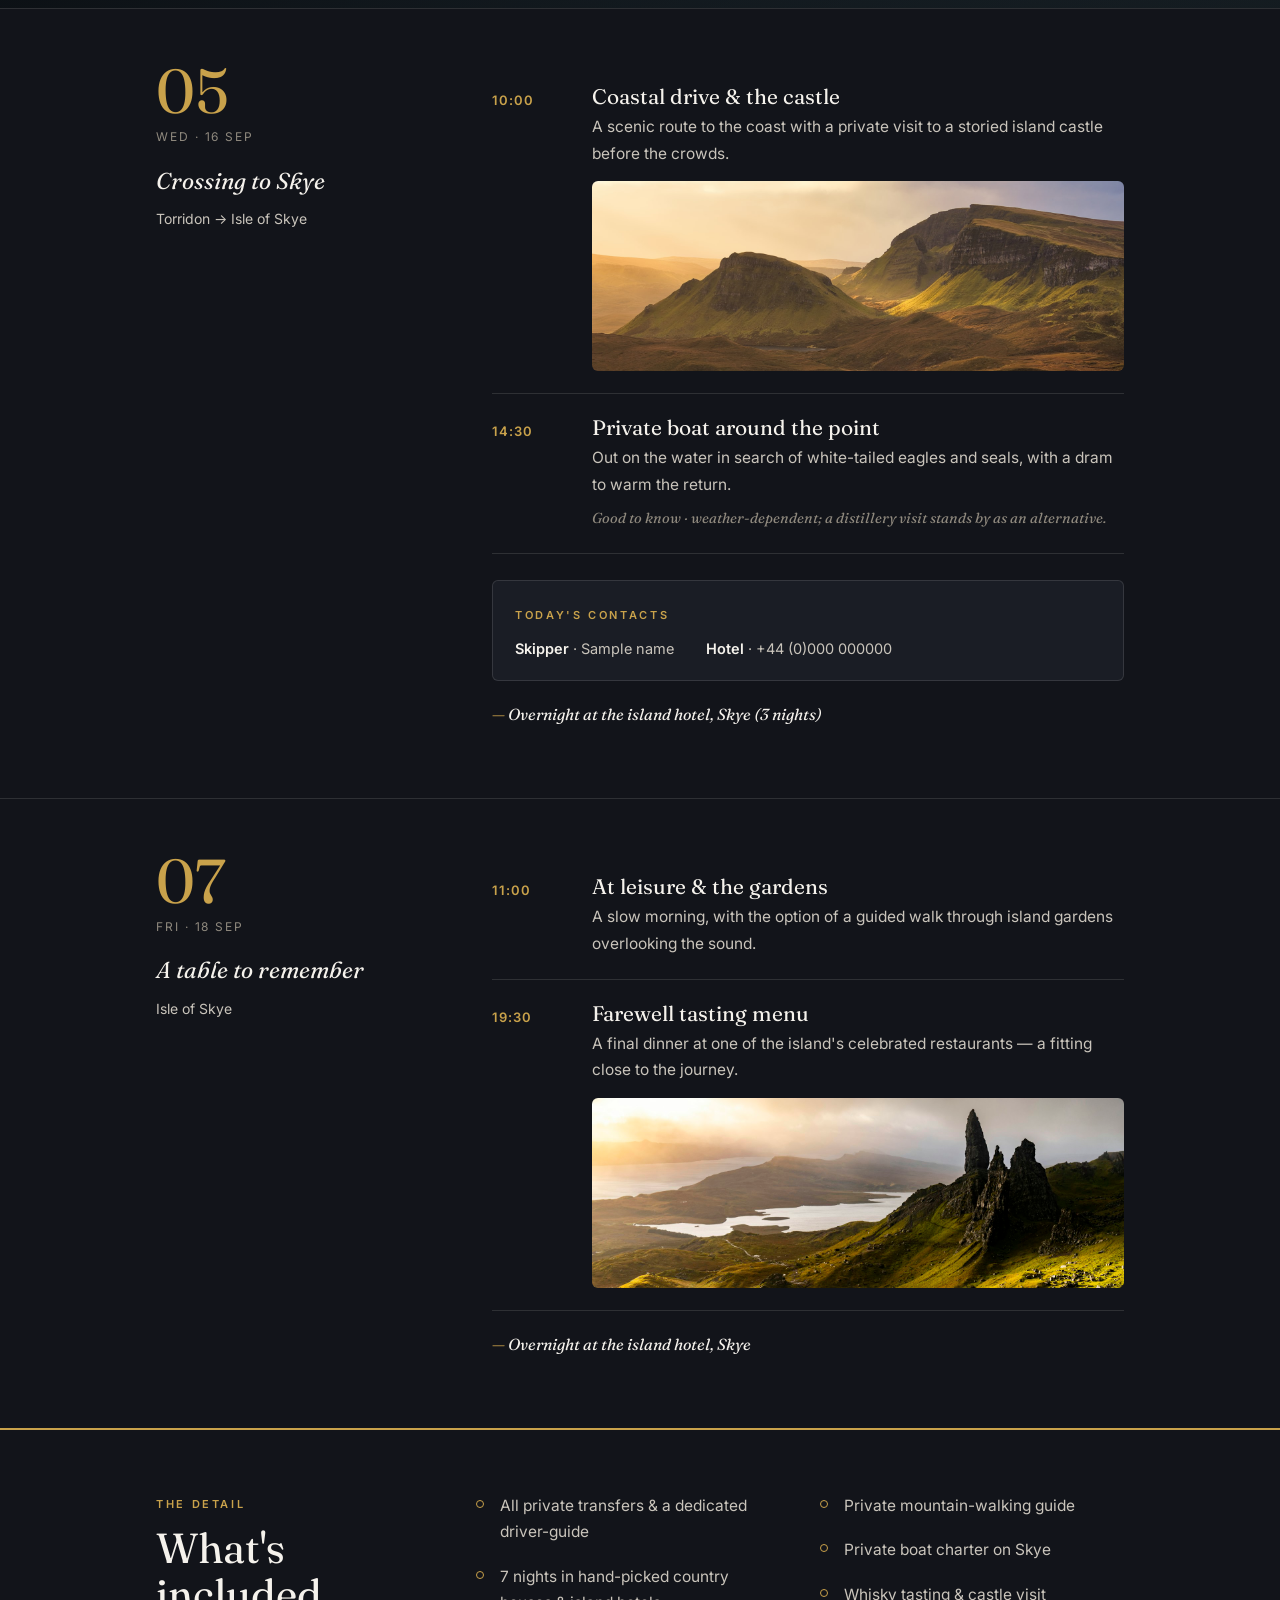
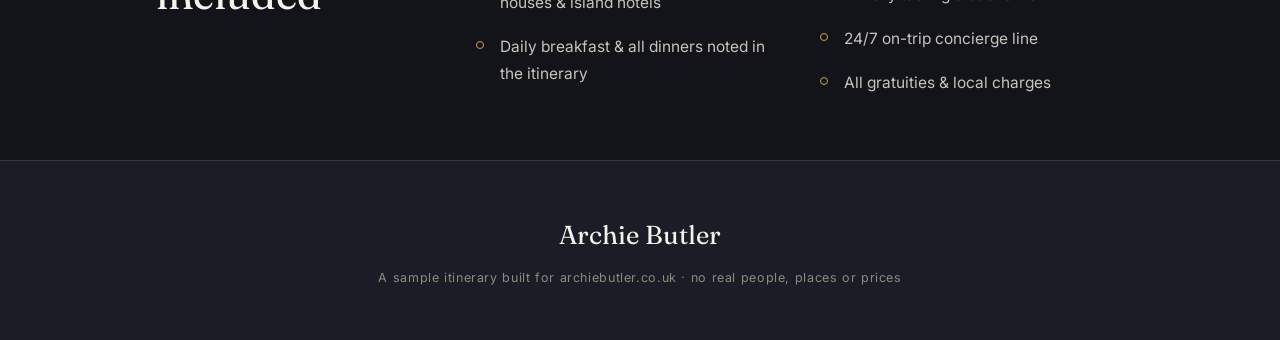
<file: demos/itinerary/index.html>
<!doctype html>
<html lang="en-GB" data-theme="editorial">
<head>
  <meta charset="utf-8" />
  <meta name="viewport" content="width=device-width, initial-scale=1" />
  <link rel="icon" href="/assets/favicon.svg" type="image/svg+xml" />
  <title>Sample Itinerary — Four Design Languages · Archie Butler</title>
  <meta name="description" content="One luxury trip, four distinct proposal designs. An interactive demo on archiebutler.co.uk. Sample data only." />
  <link rel="preconnect" href="https://fonts.googleapis.com" />
  <link rel="preconnect" href="https://fonts.gstatic.com" crossorigin />
  <link href="https://fonts.googleapis.com/css2?family=Fraunces:ital,opsz,wght@0,9..144,400;0,9..144,500;1,9..144,400&family=Cormorant+Garamond:ital,wght@0,400;0,500;1,400&family=EB+Garamond:ital,wght@0,400;0,500;1,400&family=Space+Grotesk:wght@400;500;700&family=Inter:wght@400;500;600&family=Jost:wght@400;500&display=swap" rel="stylesheet" />
  <style>
    /* ============================================================
       THEME ENGINE — one itinerary, four design languages.
       Markup is shared; each [data-theme] repaints and re-lays-out.
       ============================================================ */
    :root{
      --maxw:1080px;
      --font-display:"Fraunces",Georgia,serif;
      --font-body:"Inter",-apple-system,sans-serif;
      --font-label:"Inter",sans-serif;
      --bg:#12141a; --text:#c9c4bb; --heading:#f5f2ec; --muted:#8f897e;
      --accent:#c9a24b; --surface:#1a1d25; --line:rgba(245,242,236,.12);
      --hero-bg:radial-gradient(120% 120% at 70% 8%,#20303a 0%,#12141a 55%);
      --hero-fg:#f5f2ec; --chapter-bg:linear-gradient(90deg,rgba(9,12,16,.82),rgba(9,12,16,.2)),radial-gradient(140% 120% at 20% 30%,#2b3f49,#12181c);
      --label-ls:.24em; --label-tr:uppercase; --radius:6px;
      --ph-a:#33424c; --ph-b:#171d22;
      --hero-align:center; --hero-minh:82vh;
    }
    *,*::before,*::after{box-sizing:border-box;}
    html{scroll-behavior:smooth;}
    body{margin:0;font-family:var(--font-body);color:var(--text);background:var(--bg);font-size:17px;line-height:1.7;-webkit-font-smoothing:antialiased;transition:background .4s,color .4s;}
    h1,h2,h3,h4{font-family:var(--font-display);font-weight:400;color:var(--heading);margin:0;line-height:1.1;}
    .wrap{max-width:var(--maxw);margin:0 auto;padding-inline:clamp(20px,5vw,56px);}
    .eyebrow{font-family:var(--font-label);font-size:11px;font-weight:600;letter-spacing:var(--label-ls);text-transform:var(--label-tr);color:var(--accent);}

    /* chrome */
    .ribbon{background:#000;color:#fff;font-size:12.5px;text-align:center;padding:8px 16px;letter-spacing:.02em;}
    .ribbon a{color:#e7c877;font-weight:600;text-decoration:none;}
    .themebar{position:sticky;top:0;z-index:50;display:flex;align-items:center;gap:18px;flex-wrap:wrap;
      background:color-mix(in srgb,var(--bg) 88%,transparent);backdrop-filter:blur(14px) saturate(1.3);
      border-bottom:1px solid var(--line);padding:12px clamp(16px,5vw,40px);}
    .themebar .home{font-family:var(--font-display);font-size:18px;color:var(--heading);text-decoration:none;}
    .tb-group{margin-left:auto;display:flex;align-items:center;gap:10px;flex-wrap:wrap;}
    .tb-lab{font-size:10px;letter-spacing:.2em;text-transform:uppercase;color:var(--muted);}
    .tb-opts{display:flex;gap:4px;background:var(--surface);border:1px solid var(--line);border-radius:30px;padding:4px;}
    .tb-opts button{font-family:var(--font-body);font-size:12.5px;font-weight:600;color:var(--text);background:transparent;border:0;padding:7px 14px;border-radius:24px;cursor:pointer;transition:all .18s;}
    .tb-opts button:hover{color:var(--heading);}
    .tb-opts button.on{background:var(--accent);color:#0d0d0d;}
    .print-btn{font-family:var(--font-body);font-size:12.5px;font-weight:600;color:var(--heading);background:transparent;border:1px solid var(--line);padding:8px 14px;border-radius:24px;cursor:pointer;}

    /* hero */
    .hero{position:relative;min-height:var(--hero-minh);display:flex;align-items:center;justify-content:center;overflow:hidden;background:var(--hero-bg);color:var(--hero-fg);}
    .hero-inner{position:relative;z-index:2;padding:88px clamp(20px,5vw,56px);max-width:820px;text-align:var(--hero-align);width:100%;}
    .hero .eyebrow{color:var(--accent);}
    .hero h1{color:var(--hero-fg);font-size:clamp(44px,8vw,88px);margin:18px 0 12px;letter-spacing:-.01em;}
    .hero h1 em{font-style:italic;color:var(--accent);}
    .hero .sub{font-family:var(--font-display);font-style:italic;font-size:clamp(18px,3vw,27px);color:var(--hero-fg);opacity:.9;}
    .hero .meta{margin-top:28px;font-size:13px;letter-spacing:.16em;text-transform:uppercase;color:var(--hero-fg);opacity:.72;}
    .crest{display:none;width:74px;height:74px;margin:0 auto 22px;border:1.5px solid var(--accent);border-radius:50%;color:var(--accent);font-family:var(--font-display);font-size:26px;align-items:center;justify-content:center;letter-spacing:.02em;}
    .hero .rule{display:none;width:70px;height:1px;background:var(--accent);margin:20px auto;}
    .hero-index{display:none;}

    /* chapter */
    .chapter{position:relative;min-height:320px;display:flex;align-items:flex-end;color:#f5f2ec;background:var(--chapter-bg);}
    .chapter .inner{padding:44px clamp(20px,5vw,56px);max-width:var(--maxw);margin:0 auto;width:100%;}
    .chapter .eyebrow{color:var(--accent);}
    .chapter h2{color:#f5f2ec;font-size:clamp(30px,5vw,52px);margin-top:10px;}

    /* day */
    .day{border-top:1px solid var(--line);}
    .day .grid{display:grid;grid-template-columns:290px 1fr;gap:46px;padding-block:54px;}
    @media(max-width:820px){.day .grid{grid-template-columns:1fr;gap:20px;padding-block:38px;}}
    .day .side{position:sticky;top:80px;align-self:start;}
    @media(max-width:820px){.day .side{position:static;}}
    .day .num{font-family:var(--font-display);font-size:62px;color:var(--accent);line-height:.9;}
    .day .date{font-size:12px;letter-spacing:.16em;text-transform:uppercase;color:var(--muted);margin-top:8px;}
    .day .theme{font-family:var(--font-display);font-style:italic;font-size:23px;color:var(--heading);margin-top:14px;}
    .day .loc{font-size:14px;color:var(--text);margin-top:6px;}

    .exp{display:grid;grid-template-columns:80px 1fr;gap:20px;padding-block:22px;border-bottom:1px solid var(--line);}
    .exp:last-child{border-bottom:0;}
    .exp .time{font-size:13px;font-weight:600;letter-spacing:.08em;color:var(--accent);padding-top:4px;}
    .exp h4{font-size:21px;color:var(--heading);margin-bottom:6px;}
    .exp p{margin:0;font-size:15.5px;}
    .exp .know{font-family:var(--font-display);font-style:italic;font-size:14.5px;color:var(--muted);margin-top:8px;}
    .exp .photo{grid-column:1/-1;height:190px;border-radius:var(--radius);margin-top:14px;background:linear-gradient(160deg,var(--ph-a),var(--ph-b));}

    .contacts{margin-top:26px;border:1px solid var(--line);border-radius:var(--radius);padding:18px 22px;background:var(--surface);}
    .contacts .eyebrow{color:var(--accent);}
    .contacts .list{display:flex;flex-wrap:wrap;gap:8px 32px;margin-top:10px;font-size:14.5px;}
    .contacts .list b{color:var(--heading);font-weight:600;}
    .overnight{font-family:var(--font-display);font-style:italic;font-size:16px;color:var(--heading);margin-top:20px;}
    .overnight::before{content:"—  ";color:var(--accent);}

    /* inclusions */
    .incl{border-top:2px solid var(--accent);padding-block:54px;}
    .incl .grid{display:grid;grid-template-columns:280px 1fr;gap:40px;}
    @media(max-width:820px){.incl .grid{grid-template-columns:1fr;gap:16px;}}
    .incl h2{font-size:clamp(28px,4vw,42px);}
    .incl ul{margin:0;padding:0;list-style:none;columns:2;column-gap:40px;}
    @media(max-width:640px){.incl ul{columns:1;}}
    .incl li{padding:9px 0 9px 24px;position:relative;font-size:15.5px;break-inside:avoid;}
    .incl li::before{content:"";position:absolute;left:0;top:16px;width:8px;height:8px;border:1px solid var(--accent);border-radius:50%;}

    footer.doc{background:var(--surface);color:var(--text);text-align:center;padding:52px 24px;border-top:1px solid var(--line);}
    footer.doc .mark{font-family:var(--font-display);font-size:26px;color:var(--heading);}
    footer.doc p{margin:10px 0 0;font-size:12.5px;letter-spacing:.05em;color:var(--muted);}

    /* =====================================================================
       THEME 2 · MINIMAL — Kinfolk-quiet, white, thin serif, hairlines
       ===================================================================== */
    [data-theme="minimal"]{
      --font-display:"Cormorant Garamond",Georgia,serif;
      --font-body:"Jost",sans-serif;
      --bg:#ffffff; --text:#4c4842; --heading:#1c1a16; --muted:#a49d92;
      --accent:#1c1a16; --surface:#faf9f6; --line:#e9e5dd;
      --hero-bg:#ffffff; --hero-fg:#1c1a16;
      --chapter-bg:#f5f3ee; --ph-a:#dcd6cb; --ph-b:#c3bcae;
      --hero-align:left; --hero-minh:74vh; --label-ls:.34em; --radius:0px;
    }
    [data-theme="minimal"] .hero h1{font-weight:400;font-size:clamp(46px,9vw,104px);letter-spacing:-.02em;}
    [data-theme="minimal"] .hero h1 em{color:var(--muted);}
    [data-theme="minimal"] .hero .rule{display:block;margin:22px 0;background:#1c1a16;}
    [data-theme="minimal"] .hero-inner{max-width:920px;}
    [data-theme="minimal"] .chapter{color:#1c1a16;min-height:220px;}
    [data-theme="minimal"] .chapter h2{color:#1c1a16;font-weight:400;}
    [data-theme="minimal"] .day .num{font-weight:400;color:#1c1a16;font-size:44px;}
    [data-theme="minimal"] .exp .time{color:var(--muted);}
    [data-theme="minimal"] .incl li::before{border-radius:0;border-color:#1c1a16;width:6px;height:6px;top:17px;}

    /* =====================================================================
       THEME 3 · HERITAGE — formal cream & gold, navy, monogram crest
       ===================================================================== */
    [data-theme="heritage"]{
      --font-display:"EB Garamond",Georgia,serif;
      --font-body:"EB Garamond",Georgia,serif;
      --font-label:"Inter",sans-serif;
      --bg:#f7f1e4; --text:#4a4232; --heading:#1e2a44; --muted:#9a8f76;
      --accent:#b0894c; --surface:#efe6d3; --line:#e0d4ba;
      --hero-bg:radial-gradient(120% 120% at 50% 0%,#233458 0%,#152038 60%);
      --hero-fg:#f7f1e4; --chapter-bg:linear-gradient(0deg,rgba(21,32,56,.9),rgba(21,32,56,.55)),radial-gradient(120% 120% at 50% 20%,#2c3f66,#152038);
      --ph-a:#c9b489; --ph-b:#9c8a63; --hero-align:center; --hero-minh:80vh;
      --label-ls:.28em; --radius:2px;
    }
    [data-theme="heritage"] .crest{display:flex;}
    [data-theme="heritage"] .hero .rule{display:block;}
    [data-theme="heritage"] .hero h1{font-size:clamp(42px,7.5vw,80px);}
    [data-theme="heritage"] .hero h1 em{font-style:italic;color:var(--accent);}
    [data-theme="heritage"] .day .num{font-style:italic;}
    [data-theme="heritage"] .body-serif{font-size:18px;}
    [data-theme="heritage"] .exp h4,[data-theme="heritage"] .chapter h2,[data-theme="heritage"] .incl h2{letter-spacing:.005em;}
    [data-theme="heritage"] .day .theme{color:var(--accent);}

    /* =====================================================================
       THEME 4 · MODERN — bold contemporary, terracotta, grotesk + cards
       ===================================================================== */
    [data-theme="modern"]{
      --font-display:"Space Grotesk",sans-serif;
      --font-body:"Inter",sans-serif;
      --bg:#f3f1ec; --text:#3a362f; --heading:#141210; --muted:#8c8578;
      --accent:#d4623f; --surface:#ffffff; --line:#e5e1d8;
      --hero-bg:#141210; --hero-fg:#f3f1ec;
      --chapter-bg:var(--accent); --ph-a:#e08a6b; --ph-b:#d4623f;
      --hero-align:left; --hero-minh:78vh; --label-ls:.18em; --radius:16px;
    }
    [data-theme="modern"] .hero{background:var(--accent);}
    [data-theme="modern"] .hero-inner{max-width:960px;}
    [data-theme="modern"] .hero .eyebrow{color:#141210;}
    [data-theme="modern"] .hero h1{color:#fff;font-weight:700;font-size:clamp(46px,9vw,96px);letter-spacing:-.03em;line-height:.98;}
    [data-theme="modern"] .hero h1 em{font-style:normal;color:#141210;}
    [data-theme="modern"] .hero .sub,[data-theme="modern"] .hero .meta{color:#fff;}
    [data-theme="modern"] .hero-index{display:block;position:absolute;top:30px;right:40px;font-family:var(--font-display);font-weight:700;font-size:15px;color:#fff;opacity:.7;letter-spacing:.1em;}
    [data-theme="modern"] .chapter{color:#fff;min-height:240px;}
    [data-theme="modern"] .chapter h2{color:#fff;font-weight:700;}
    [data-theme="modern"] .chapter .eyebrow{color:#141210;}
    [data-theme="modern"] .day .num{font-weight:700;background:var(--accent);color:#fff;display:inline-block;padding:2px 14px;border-radius:12px;font-size:34px;}
    [data-theme="modern"] .exp h4{font-weight:500;}
    [data-theme="modern"] .exp .time{background:#141210;color:#fff;padding:4px 8px;border-radius:8px;height:fit-content;font-size:12px;}
    [data-theme="modern"] .contacts{background:#141210;color:#f3f1ec;border-color:#141210;}
    [data-theme="modern"] .contacts .list b{color:#fff;}
    [data-theme="modern"] .incl li::before{border-radius:4px;background:var(--accent);border:0;}

    @media print{
      .ribbon,.themebar{display:none;}
      body{background:#fff;color:#000;font-size:12px;}
      .hero{min-height:auto;background:#fff !important;color:#000 !important;}
      .hero h1,.hero .sub,.hero .meta,.hero .eyebrow{color:#000 !important;}
      .day .side{position:static;}
    }
  </style>
</head>
<body>
  <div class="ribbon">Interactive demo · one trip, four design languages · sample data only · <a href="/">← back to archiebutler.co.uk</a></div>

  <div class="themebar">
    <a class="home" href="/">Archie Butler</a>
    <div class="tb-group">
      <span class="tb-lab">Design language</span>
      <div class="tb-opts" id="tbopts">
        <button data-t="editorial" class="on">Editorial</button>
        <button data-t="minimal">Minimal</button>
        <button data-t="heritage">Heritage</button>
        <button data-t="modern">Modern</button>
      </div>
      <a class="print-btn" href="/demos/itinerary-journey/" style="text-decoration:none">Map view →</a>
      <button class="print-btn" onclick="window.print()">Print</button>
    </div>
  </div>

  <!-- HERO -->
  <section class="hero">
    <div class="hero-index">01 — 04</div>
    <div class="hero-inner">
      <div class="crest">AB</div>
      <p class="eyebrow">Guest Itinerary</p>
      <div class="rule"></div>
      <h1>The Highlands <em>&amp; Islands</em></h1>
      <p class="sub">A privately guided journey through the west of Scotland</p>
      <p class="meta">7 Nights · 12–19 September 2026 · Mr &amp; Mrs Sample</p>
    </div>
  </section>

  <!-- CHAPTER 1 -->
  <section class="chapter">
    <div class="inner">
      <p class="eyebrow">Your Destination · Days 1–4</p>
      <h2>The Highlands</h2>
    </div>
  </section>

  <!-- DAY 1 -->
  <article class="day">
    <div class="wrap grid">
      <aside class="side">
        <div class="num">01</div>
        <div class="date">Sat · 12 Sep</div>
        <div class="theme">Arrival &amp; the glen</div>
        <div class="loc">Inverness → Torridon</div>
      </aside>
      <div class="main">
        <div class="exp">
          <div class="time">13:30</div>
          <div>
            <h4>Private transfer from Inverness</h4>
            <p>Met on arrival and driven west into the Torridon hills, with a stop for a Highland picnic beside the water.</p>
            <div class="know">Good to know · the drive is around two hours; travel light for the day and your luggage follows separately.</div>
          </div>
        </div>
        <div class="exp">
          <div class="time">16:00</div>
          <div>
            <h4>Check in — a country house on the loch</h4>
            <p>Arrive at your first house, a family-run retreat set between mountain and sea, and settle in with afternoon tea.</p>
            <div class="photo" style="background-image:url(/assets/img/cottage.jpg);background-size:cover;background-position:center"></div>
          </div>
        </div>
        <div class="exp">
          <div class="time">19:30</div>
          <div>
            <h4>Dinner at the house</h4>
            <p>A tasting menu built around the day's catch and produce from the walled garden.</p>
          </div>
        </div>
        <div class="contacts">
          <span class="eyebrow">Today's contacts</span>
          <div class="list"><span><b>Driver</b> · Sample name</span><span><b>House</b> · +44 (0)000 000000</span></div>
        </div>
        <p class="overnight">Overnight at the country house, Torridon (2 nights)</p>
      </div>
    </div>
  </article>

  <!-- DAY 2 -->
  <article class="day">
    <div class="wrap grid">
      <aside class="side">
        <div class="num">02</div>
        <div class="date">Sun · 13 Sep</div>
        <div class="theme">Mountain &amp; loch</div>
        <div class="loc">Torridon</div>
      </aside>
      <div class="main">
        <div class="exp">
          <div class="time">09:30</div>
          <div>
            <h4>Guided hill walk</h4>
            <p>Out with a private mountain guide into one of Scotland's most dramatic landscapes, at a pace set entirely by you.</p>
            <div class="know">Good to know · sturdy footwear provided in your size; the route flexes with the weather on the day.</div>
            <div class="photo" style="background-image:url(/assets/img/glen.jpg);background-size:cover;background-position:center"></div>
          </div>
        </div>
        <div class="exp">
          <div class="time">13:00</div>
          <div>
            <h4>Loch-side lunch</h4>
            <p>A long lunch at a hidden inn known only to locals and the occasional lucky guest.</p>
          </div>
        </div>
        <div class="exp">
          <div class="time">17:00</div>
          <div>
            <h4>Whisky by the fire</h4>
            <p>A private tasting of west-coast malts led by a resident expert.</p>
          </div>
        </div>
        <p class="overnight">Overnight at the country house, Torridon</p>
      </div>
    </div>
  </article>

  <!-- CHAPTER 2 -->
  <section class="chapter">
    <div class="inner">
      <p class="eyebrow">Your Destination · Days 5–7</p>
      <h2>The Isles</h2>
    </div>
  </section>

  <!-- DAY 5 -->
  <article class="day">
    <div class="wrap grid">
      <aside class="side">
        <div class="num">05</div>
        <div class="date">Wed · 16 Sep</div>
        <div class="theme">Crossing to Skye</div>
        <div class="loc">Torridon → Isle of Skye</div>
      </aside>
      <div class="main">
        <div class="exp">
          <div class="time">10:00</div>
          <div>
            <h4>Coastal drive &amp; the castle</h4>
            <p>A scenic route to the coast with a private visit to a storied island castle before the crowds.</p>
            <div class="photo" style="background-image:url(/assets/img/quiraing.jpg);background-size:cover;background-position:center"></div>
          </div>
        </div>
        <div class="exp">
          <div class="time">14:30</div>
          <div>
            <h4>Private boat around the point</h4>
            <p>Out on the water in search of white-tailed eagles and seals, with a dram to warm the return.</p>
            <div class="know">Good to know · weather-dependent; a distillery visit stands by as an alternative.</div>
          </div>
        </div>
        <div class="contacts">
          <span class="eyebrow">Today's contacts</span>
          <div class="list"><span><b>Skipper</b> · Sample name</span><span><b>Hotel</b> · +44 (0)000 000000</span></div>
        </div>
        <p class="overnight">Overnight at the island hotel, Skye (3 nights)</p>
      </div>
    </div>
  </article>

  <!-- DAY 7 -->
  <article class="day">
    <div class="wrap grid">
      <aside class="side">
        <div class="num">07</div>
        <div class="date">Fri · 18 Sep</div>
        <div class="theme">A table to remember</div>
        <div class="loc">Isle of Skye</div>
      </aside>
      <div class="main">
        <div class="exp">
          <div class="time">11:00</div>
          <div>
            <h4>At leisure &amp; the gardens</h4>
            <p>A slow morning, with the option of a guided walk through island gardens overlooking the sound.</p>
          </div>
        </div>
        <div class="exp">
          <div class="time">19:30</div>
          <div>
            <h4>Farewell tasting menu</h4>
            <p>A final dinner at one of the island's celebrated restaurants — a fitting close to the journey.</p>
            <div class="photo" style="background-image:url(/assets/img/storr.jpg);background-size:cover;background-position:center"></div>
          </div>
        </div>
        <p class="overnight">Overnight at the island hotel, Skye</p>
      </div>
    </div>
  </article>

  <!-- INCLUSIONS -->
  <section class="incl">
    <div class="wrap grid">
      <div>
        <p class="eyebrow">The detail</p>
        <h2>What's included</h2>
      </div>
      <ul>
        <li>All private transfers &amp; a dedicated driver-guide</li>
        <li>7 nights in hand-picked country houses &amp; island hotels</li>
        <li>Daily breakfast &amp; all dinners noted in the itinerary</li>
        <li>Private mountain-walking guide</li>
        <li>Private boat charter on Skye</li>
        <li>Whisky tasting &amp; castle visit</li>
        <li>24/7 on-trip concierge line</li>
        <li>All gratuities &amp; local charges</li>
      </ul>
    </div>
  </section>

  <footer class="doc">
    <div class="mark">Archie Butler</div>
    <p>A sample itinerary built for archiebutler.co.uk · no real people, places or prices</p>
  </footer>

  <script>
    const opts = document.getElementById('tbopts');
    opts.addEventListener('click', e => {
      const b = e.target.closest('button'); if(!b) return;
      document.documentElement.dataset.theme = b.dataset.t;
      opts.querySelectorAll('button').forEach(x => x.classList.toggle('on', x===b));
      window.scrollTo({top:0, behavior:'smooth'});
    });
  </script>
</body>
</html>
</file>
<file: assets/css/site.css>
/* =====================================================================
   archiebutler.co.uk — luxury-travel tooling portfolio
   An independent design system (not tied to any employer's brand).
   A refined, general luxury-travel palette: pine, brass, stone, bone.
   Type — free web fonts chosen for a quiet, premium feel:
     Fraunces -> serif display
     Inter    -> body
     Inter (letter-spaced, uppercase) -> labels
   ===================================================================== */

:root {
  /* palette */
  --ink:    #1f1b17;   /* espresso — deepest text / dark UI */
  --ink-2:  #4a433b;   /* body text */
  --gold:   #c3a26b;   /* brass — primary accent */
  --gold-d: #a5854f;   /* accent hover */
  --sage:   #b9b0a1;   /* warm stone — secondary accent / footer */
  --olive:  #16302b;   /* deep pine — hero dark */
  --cream:  #faf6ef;   /* bone — page background */
  --cream-2:#f2ece1;   /* raised surface */
  --line:   #e6ddce;   /* hairlines on cream */
  --white:  #ffffff;

  /* type */
  --serif: "Fraunces", "Cormorant Garamond", Georgia, serif;
  --sans:  "Inter", -apple-system, BlinkMacSystemFont, "Segoe UI", sans-serif;

  /* rhythm */
  --wrap: 1180px;
  --gutter: clamp(20px, 5vw, 64px);
  --radius: 4px;
  --shadow: 0 24px 60px -28px rgba(51, 22, 29, 0.35);
  --shadow-sm: 0 10px 30px -18px rgba(51, 22, 29, 0.4);
}

/* ---------- reset-ish ---------- */
*, *::before, *::after { box-sizing: border-box; }
html { scroll-behavior: smooth; -webkit-text-size-adjust: 100%; }
body {
  margin: 0;
  font-family: var(--sans);
  color: var(--ink-2);
  background: var(--cream);
  line-height: 1.65;
  font-size: 17px;
  -webkit-font-smoothing: antialiased;
  text-rendering: optimizeLegibility;
}
img { max-width: 100%; display: block; }
a { color: inherit; text-decoration: none; }
h1, h2, h3, h4 { font-family: var(--serif); color: var(--ink); font-weight: 400; line-height: 1.08; margin: 0; }

/* ---------- shared bits ---------- */
.wrap { max-width: var(--wrap); margin: 0 auto; padding-inline: var(--gutter); }

.eyebrow {
  font-family: var(--sans);
  font-size: 12px;
  font-weight: 600;
  letter-spacing: 0.22em;
  text-transform: uppercase;
  color: var(--gold-d);
  margin: 0 0 18px;
}
.eyebrow.on-dark { color: var(--gold); }

.btn {
  display: inline-flex;
  align-items: center;
  gap: 10px;
  font-family: var(--sans);
  font-weight: 600;
  font-size: 14px;
  letter-spacing: 0.02em;
  padding: 14px 26px;
  border-radius: 40px;
  border: 1px solid transparent;
  cursor: pointer;
  transition: transform .18s ease, background .18s ease, color .18s ease, border-color .18s ease;
}
.btn:hover { transform: translateY(-2px); }
.btn-primary { background: var(--ink); color: var(--cream); }
.btn-primary:hover { background: #48212a; }
.btn-ghost { background: transparent; color: var(--ink); border-color: var(--line); }
.btn-ghost:hover { border-color: var(--gold); color: var(--gold-d); }
.btn-gold { background: var(--gold); color: var(--ink); }
.btn-gold:hover { background: var(--gold-d); }
.btn.on-dark.btn-ghost { color: var(--cream); border-color: rgba(252,246,240,.35); }
.btn.on-dark.btn-ghost:hover { border-color: var(--gold); color: var(--gold); }

/* ---------- top bar ---------- */
.topbar {
  position: sticky; top: 0; z-index: 50;
  background: rgba(252, 246, 240, 0.86);
  backdrop-filter: saturate(1.4) blur(14px);
  border-bottom: 1px solid var(--line);
}
.topbar .wrap { display: flex; align-items: center; gap: 24px; height: 72px; }
.brand { font-family: var(--serif); font-size: 22px; color: var(--ink); letter-spacing: .01em; }
.brand b { font-weight: 600; }
.nav { margin-left: auto; display: flex; align-items: center; gap: 30px; }
.nav a { font-size: 14px; font-weight: 500; color: var(--ink-2); transition: color .15s; }
.nav a:hover { color: var(--gold-d); }
.nav .btn { margin-left: 6px; }
@media (max-width: 820px) {
  .nav a:not(.btn) { display: none; }
}

/* ---------- hero ---------- */
.hero {
  position: relative;
  background: var(--olive);
  color: var(--cream);
  overflow: hidden;
}
.hero::before {
  content: "";
  position: absolute; inset: 0;
  background:
    radial-gradient(1200px 500px at 78% -10%, rgba(183,158,127,.28), transparent 60%),
    radial-gradient(900px 600px at 8% 110%, rgba(156,170,144,.22), transparent 55%);
  pointer-events: none;
}
.hero .wrap { position: relative; padding-block: clamp(72px, 12vw, 140px); max-width: 980px; }
.hero h1 {
  color: var(--cream);
  font-size: clamp(38px, 6.4vw, 76px);
  line-height: 1.02;
  letter-spacing: -0.01em;
  margin: 0 0 26px;
}
.hero h1 em { font-style: italic; color: var(--gold); }
.hero .lede {
  font-size: clamp(17px, 2.1vw, 21px);
  max-width: 60ch;
  color: rgba(252,246,240,.82);
  margin: 0 0 36px;
}
.hero .cta-row { display: flex; flex-wrap: wrap; gap: 14px; }
.hero .trust {
  margin-top: 46px;
  padding-top: 26px;
  border-top: 1px solid rgba(252,246,240,.16);
  display: flex; flex-wrap: wrap; gap: 10px 26px;
  font-size: 13px; letter-spacing: .04em;
  color: rgba(252,246,240,.7);
}
.hero .trust span { display: inline-flex; align-items: center; gap: 10px; }
.hero .trust span::before { content: ""; width: 5px; height: 5px; border-radius: 50%; background: var(--gold); }

/* ---------- section scaffold ---------- */
section { padding-block: clamp(64px, 9vw, 116px); }
.section-head { max-width: 720px; margin-bottom: 52px; }
.section-head h2 { font-size: clamp(30px, 4.4vw, 48px); letter-spacing: -0.01em; }
.section-head p { font-size: 18px; color: var(--ink-2); margin: 18px 0 0; }
.section-alt { background: var(--cream-2); }
.section-dark { background: var(--ink); color: rgba(252,246,240,.86); }
.section-dark h2, .section-dark h3 { color: var(--cream); }

/* ---------- capability grid ---------- */
.cap-grid { display: grid; gap: 22px; grid-template-columns: repeat(auto-fit, minmax(250px, 1fr)); }
.cap {
  background: var(--white);
  border: 1px solid var(--line);
  border-radius: var(--radius);
  padding: 30px 28px;
  transition: transform .2s ease, box-shadow .2s ease, border-color .2s ease;
}
.cap:hover { transform: translateY(-4px); box-shadow: var(--shadow-sm); border-color: var(--gold); }
.cap .ico { width: 40px; height: 40px; margin-bottom: 18px; color: var(--gold-d); }
.cap h3 { font-size: 22px; margin-bottom: 10px; }
.cap p { margin: 0; font-size: 15.5px; }

/* ---------- demos ---------- */
.demo-grid { display: grid; gap: 26px; grid-template-columns: repeat(auto-fit, minmax(290px, 1fr)); }
.demo-card {
  display: flex; flex-direction: column;
  background: var(--white);
  border: 1px solid var(--line);
  border-radius: 6px;
  overflow: hidden;
  transition: transform .2s ease, box-shadow .2s ease;
}
.demo-card:hover { transform: translateY(-5px); box-shadow: var(--shadow); }
.demo-thumb { aspect-ratio: 16 / 10; position: relative; overflow: hidden; }
.demo-thumb > svg, .demo-thumb > .thumb-fill { width: 100%; height: 100%; display: block; }
.demo-body { padding: 26px 26px 28px; display: flex; flex-direction: column; flex: 1; }
.demo-body h3 { font-size: 23px; margin-bottom: 10px; }
.demo-body p { margin: 0 0 20px; font-size: 15px; flex: 1; }
.demo-tag {
  align-self: flex-start;
  font-size: 11px; font-weight: 600; letter-spacing: .16em; text-transform: uppercase;
  color: var(--gold-d); background: var(--cream); border: 1px solid var(--line);
  padding: 5px 12px; border-radius: 40px; margin-bottom: 16px;
}
.demo-link { font-weight: 600; font-size: 14px; color: var(--ink); display: inline-flex; gap: 8px; align-items: center; }
.demo-link .arw { transition: transform .18s; }
.demo-card:hover .demo-link .arw { transform: translateX(5px); }
.demo-link.on-dark { color: var(--cream); }

/* ---------- case study ---------- */
.case { display: grid; grid-template-columns: 1.1fr 0.9fr; gap: 54px; align-items: start; }
@media (max-width: 900px) { .case { grid-template-columns: 1fr; gap: 40px; } }
.case .steps { display: grid; gap: 26px; }
.case .step { padding-left: 26px; border-left: 2px solid var(--gold); }
.case .step h4 { font-family: var(--sans); font-size: 12px; letter-spacing: .18em; text-transform: uppercase; color: var(--sage); margin-bottom: 8px; }
.case .step p { margin: 0; color: rgba(252,246,240,.82); }
.metrics { display: grid; gap: 18px; }
.metric { background: rgba(252,246,240,.05); border: 1px solid rgba(252,246,240,.14); border-radius: 6px; padding: 24px 26px; }
.metric .n { font-family: var(--serif); font-size: 40px; color: var(--gold); line-height: 1; }
.metric .l { font-size: 14px; color: rgba(252,246,240,.72); margin-top: 8px; }
.note-illustrative { font-size: 12px; color: rgba(252,246,240,.5); margin-top: 6px; }

/* ---------- gallery ---------- */
.gallery { display: grid; gap: 20px; grid-template-columns: repeat(auto-fit, minmax(260px, 1fr)); }
.shot { border: 1px solid var(--line); border-radius: 6px; overflow: hidden; background: var(--white); box-shadow: var(--shadow-sm); }
.shot .cap-txt { padding: 16px 20px; font-size: 13px; color: var(--ink-2); border-top: 1px solid var(--line); }
.shot .cap-txt b { color: var(--ink); font-weight: 600; }

/* ---------- contact ---------- */
.contact-cta { text-align: center; max-width: 680px; margin: 0 auto; }
.contact-cta h2 { font-size: clamp(32px, 5vw, 54px); }
.contact-cta p { font-size: 19px; margin: 20px 0 34px; }
.contact-cta .cta-row { display: flex; gap: 14px; justify-content: center; flex-wrap: wrap; }

/* ---------- footer ---------- */
.foot { background: var(--sage); color: var(--olive); }
.foot .wrap { display: flex; flex-wrap: wrap; gap: 20px; align-items: center; justify-content: space-between; padding-block: 34px; }
.foot .brand { color: var(--olive); }
.foot a { font-size: 14px; font-weight: 500; }
.foot a:hover { color: var(--white); }
.foot .foot-links { display: flex; gap: 24px; flex-wrap: wrap; }

/* ---------- reveal-on-scroll ---------- */
.reveal { opacity: 0; transform: translateY(24px); transition: opacity .7s ease, transform .7s ease; }
.reveal.in { opacity: 1; transform: none; }
@media (prefers-reduced-motion: reduce) {
  .reveal { opacity: 1; transform: none; transition: none; }
  html { scroll-behavior: auto; }
}
</file>
